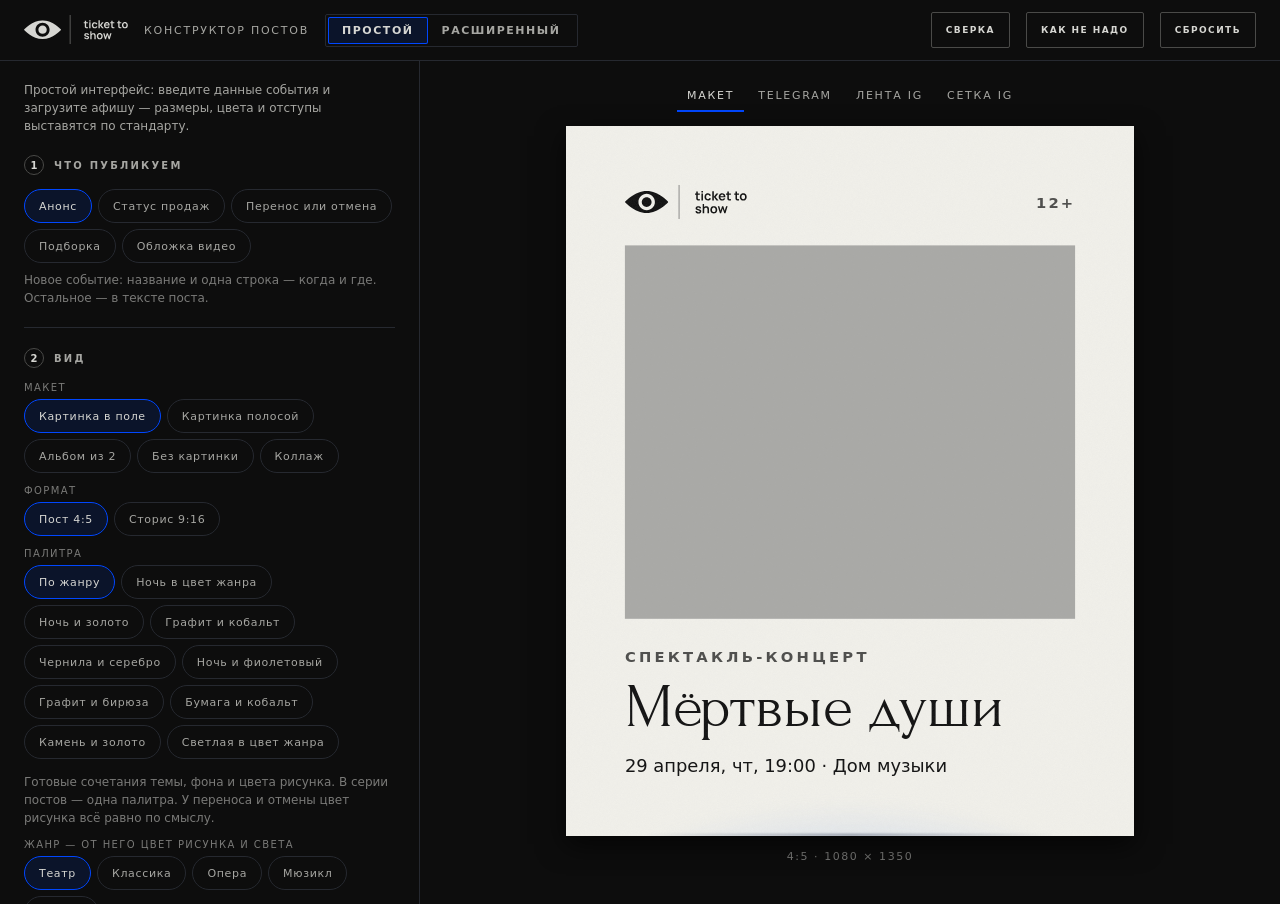
<file: index.html>
<!doctype html>
<html lang="ru">
<head>
<meta charset="utf-8">
<meta name="viewport" content="width=device-width, initial-scale=1">
<meta name="robots" content="noindex, nofollow">
<title>Конструктор постов TTS</title>
<link rel="icon" href="data:image/svg+xml,%3Csvg xmlns=%27http://www.w3.org/2000/svg%27 viewBox=%270 0 32 32%27%3E%3Crect width=%2732%27 height=%2732%27 rx=%272%27 fill=%27%230D0D0D%27/%3E%3Cpath d=%27M16 10c6 0 11 6 11 6s-5 6-11 6S5 16 5 16s5-6 11-6Z%27 fill=%27%23D6D6D2%27/%3E%3Ccircle cx=%2716%27 cy=%2716%27 r=%273%27 fill=%27%230D0D0D%27/%3E%3C/svg%3E">
<link rel="stylesheet" href="fonts.css">
<link rel="stylesheet" href="ds/ds-smm.css">
<link rel="stylesheet" href="canvas-plus.css">
<link rel="stylesheet" href="styles.css">
</head>
<body>
<header class="app-head">
  <span class="logo" id="appLogo"></span>
  <h1>Конструктор постов</h1>
  <div class="seg" role="group" aria-label="Интерфейс">
    <button class="seg-btn" type="button" data-set-mode="simple">Простой</button>
    <button class="seg-btn" type="button" data-set-mode="advanced">Расширенный</button>
  </div>
  <span class="spacer"></span>
  <a class="btn btn-ghost btn-sm" href="review.html">Сверка</a>
  <a class="btn btn-ghost btn-sm" href="guide.html">Как не надо</a>
  <button class="btn btn-ghost btn-sm" type="button" id="resetBtn">Сбросить</button>
</header>

<main class="app">
  <aside class="panel" aria-label="Настройки поста">
    <p class="mode-note" data-when="mode:simple">Простой интерфейс: введите данные события и загрузите афишу — размеры, цвета и отступы выставятся по стандарту.</p>
    <p class="mode-note" data-when="mode:advanced">Расширенный интерфейс: ручные настройки внизу, в разделе «Дизайн». В простом интерфейсе они не действуют.</p>

    <section class="sec">
      <h2 class="sec-title"><span class="step">1</span>Что публикуем</h2>
      <div class="chips" data-chips="type">
        <button class="chip" type="button" data-value="announce">Анонс</button>
        <button class="chip" type="button" data-value="status">Статус продаж</button>
        <button class="chip" type="button" data-value="change">Перенос или отмена</button>
        <button class="chip" type="button" data-value="digest">Подборка</button>
        <button class="chip" type="button" data-value="video">Обложка видео</button>
      </div>
      <div class="field sub" data-when="type:status"><span class="label">Статус</span>
        <div class="chips" data-chips="status">
          <button class="chip" type="button" data-value="start">Старт продаж</button>
          <button class="chip" type="button" data-value="few">Мало мест</button>
          <button class="chip" type="button" data-value="last">Последние билеты</button>
        </div>
      </div>
      <div class="field sub" data-when="type:change"><span class="label">Что случилось</span>
        <div class="chips" data-chips="change.kind">
          <button class="chip" type="button" data-value="move">Перенос</button>
          <button class="chip" type="button" data-value="cancel">Отмена</button>
        </div>
      </div>
      <div class="field" data-when="type:status,change"><span class="label">Цвет метки</span>
        <div class="chips" data-chips="markColor">
          <button class="chip" type="button" data-value="invert">Инверсия</button>
          <button class="chip" type="button" data-value="art">Как рисунок</button>
          <button class="chip" type="button" data-value="accent">Кобальт</button>
          <button class="chip" type="button" data-value="green">Зелёный</button>
          <button class="chip" type="button" data-value="orange">Оранжевый</button>
          <button class="chip" type="button" data-value="red" data-when="type:change">Красный</button>
          <button class="chip" type="button" data-value="default">Нейтральный</button>
        </div>
        <p class="hint">Цвета — только теги ядра. Инверсия — светлая метка на тёмном, тёмная на светлом. «Как рисунок» — тег того же цвета: у переноса оранжевый, у отмены красный. Красный — только у переноса и отмены.</p>
      </div>
      <p class="hint" id="typeHint"></p>
    </section>

    <section class="sec">
      <h2 class="sec-title"><span class="step">2</span>Вид</h2>
      <div class="field" data-when="type:announce,status"><span class="label">Макет</span>
        <div class="chips" data-chips="layout">
          <button class="chip" type="button" data-value="frame">Картинка в поле</button>
          <button class="chip" type="button" data-value="band">Картинка полосой</button>
          <button class="chip" type="button" data-value="album">Альбом из 2</button>
          <button class="chip" type="button" data-value="type">Без картинки</button>
          <button class="chip" type="button" data-value="collage">Коллаж</button>
        </div>
      </div>
      <div class="field"><span class="label">Формат</span>
        <div class="chips" data-chips="format">
          <button class="chip" type="button" data-value="post">Пост 4:5</button>
          <button class="chip" type="button" data-value="story">Сторис 9:16</button>
          <button class="chip" type="button" data-value="square" data-when="mode:advanced">1:1</button>
        </div>
      </div>
      <div class="field"><span class="label">Палитра</span>
        <div class="chips" data-chips="palette" id="paletteChips"></div>
        <p class="hint">Готовые сочетания темы, фона и цвета рисунка. В серии постов — одна палитра. У переноса и отмены цвет рисунка всё равно по смыслу.</p>
      </div>
      <div class="field" data-when="mode:advanced"><span class="label">Тонкая настройка</span>
        <p class="hint">Тема, фон и цвет рисунка по отдельности. Сочетания, отмеченные «Нет» на сверке, конструктор подсветит предупреждением.</p>
        <div class="btns"><button class="btn btn-ghost btn-sm" type="button" id="palSave">Сохранить как палитру</button>
          <button class="btn btn-ghost btn-sm" type="button" id="palDel" data-when="pal:user">Удалить эту палитру</button></div>
      </div>
      <div class="field" data-when="mode:advanced"><span class="label">Тема</span>
        <div class="chips" data-chips="theme">
          <button class="chip" type="button" data-value="light">Светлая</button>
          <button class="chip" type="button" data-value="dark">Тёмная</button>
        </div>
      </div>
      <div class="field" data-when="mode:advanced"><span class="label">Фон</span>
        <div class="chips" data-chips="field">
          <button class="chip" type="button" data-value="auto">По теме</button>
          <button class="chip" type="button" data-value="paper">Бумага</button>
          <button class="chip" type="button" data-value="stone">Камень</button>
          <button class="chip" type="button" data-value="graphite">Графит</button>
          <button class="chip" type="button" data-value="night">Ночь</button>
          <button class="chip" type="button" data-value="cobalt" data-when="mode:advanced">Кобальт</button>
        </div>
        <p class="hint">Ровная плоскость цвета, текст подбирается сам. «Ночь» тонирована цветом жанра.</p>
      </div>
      <div class="field" data-when="type:announce,status,digest,video"><span class="label">Жанр — от него цвет рисунка и света</span>
        <div class="chips" data-chips="genre">
          <button class="chip" type="button" data-value="theatre">Театр</button>
          <button class="chip" type="button" data-value="classic">Классика</button>
          <button class="chip" type="button" data-value="opera">Опера</button>
          <button class="chip" type="button" data-value="musical">Мюзикл</button>
          <button class="chip" type="button" data-value="other">Другое</button>
        </div>
      </div>
      <div class="field" data-when="layout:type,vtype,change,digest,collage"><span class="label">Рисунок фона</span>
        <div class="chips" data-chips="art">
          <button class="chip" type="button" data-value="glass">Рифлёное стекло</button>
          <button class="chip" type="button" data-value="silk">Шёлк</button>
          <button class="chip" type="button" data-value="rays">Лучи</button>
          <button class="chip" type="button" data-value="chrome">Хром</button>
          <button class="chip" type="button" data-value="moon">Луна</button>
          <button class="chip" type="button" data-value="smoke">Дым</button>
          <button class="chip" type="button" data-value="steps">Ступени</button>
          <button class="chip" type="button" data-value="contour">Изолинии</button>
          <button class="chip" type="button" data-value="grain">Зерно</button>
          <button class="chip" type="button" data-value="halftone">Полутон</button>
          <button class="chip" type="button" data-value="none">Без рисунка</button>
        </div>
        <div data-when="art:glass,silk,rays,chrome,moon,smoke,steps,contour,grain,halftone"><button class="btn btn-ghost btn-sm" type="button" id="artNew">Другой рисунок</button>
        <p class="hint">Тот же вид, новый узор. Низ под текстом приглушён, у подборки — весь холст под списком.</p></div>
        <p class="hint" data-when="type:change">Цвет — по событию: перенос оранжевый, отмена красная.</p>
        <p class="hint" data-when="type:announce,status,digest,video mode:simple">Цвет — от палитры. Свой цвет — в расширенном интерфейсе.</p>
      </div>
      <div class="field" data-when="mode:advanced bg:art"><span class="label">Цвет рисунка</span>
        <div class="chips" data-chips="artHue">
          <button class="chip" type="button" data-value="auto">Авто</button>
          <button class="chip" type="button" data-value="cobalt">Кобальт</button>
          <button class="chip" type="button" data-value="cool">Синий</button>
          <button class="chip" type="button" data-value="violet">Фиолетовый</button>
          <button class="chip" type="button" data-value="teal">Бирюза</button>
          <button class="chip" type="button" data-value="green">Зелёный</button>
          <button class="chip" type="button" data-value="gold">Золото</button>
          <button class="chip" type="button" data-value="warm">Оранжевый</button>
          <button class="chip" type="button" data-value="red" data-when="type:change">Красный</button>
          <button class="chip" type="button" data-value="silver">Серебро</button>
        </div>
        <p class="hint">Авто — по смыслу: жанр, у переноса оранжевый, у отмены красный. Красный — только у переноса и отмены. В серии постов держите один цвет.</p>
      </div>
      <div class="field" data-when="layout:type,vtype art:none"><span class="label">Свет — когда без рисунка</span>
        <div class="chips" data-chips="glow">
          <button class="chip" type="button" data-value="studio">Студия</button>
          <button class="chip" type="button" data-value="spot">Прожектор</button>
          <button class="chip" type="button" data-value="window">Окно</button>
          <button class="chip" type="button" data-value="edge">Кромка</button>
          <button class="chip" type="button" data-value="fog">Туман</button>
          <button class="chip" type="button" data-value="vignette">Виньетка</button>
          <button class="chip" type="button" data-value="beam">Луч</button>
          <button class="chip" type="button" data-value="depth">Глубина</button>
          <button class="chip" type="button" data-value="halo">Ореол</button>
        </div>
        <p class="hint">Свет того же цвета, что фон, только светлее — как в фотостудии. Жанр слегка тонирует свет.</p>
      </div>
    </section>

    <section class="sec" data-when="type:announce,status,change">
      <h2 class="sec-title"><span class="step">3</span>Событие</h2>
      <div class="field"><label class="label" for="eKind">Надзаголовок — вид события</label>
        <input class="input" id="eKind" data-bind="event.kind" maxlength="32" placeholder="Спектакль-концерт"></div>
      <div class="field"><label class="label" for="eTitle">Название</label>
        <input class="input" id="eTitle" data-bind="event.title" maxlength="48" placeholder="Мёртвые души">
        <span class="count" data-count="event.title" data-max="48"></span></div>
      <div class="field" data-when="layout:album"><label class="label" for="eLead">Фраза о событии — для слайда деталей</label>
        <textarea class="textarea" id="eLead" data-bind="event.lead" maxlength="90" rows="2" placeholder="Чем вечер особенный — одним предложением"></textarea>
        <span class="count" data-count="event.lead" data-max="90"></span></div>
      <div class="row">
        <div class="field"><label class="label" for="eDate">Дата</label><input class="input" type="date" id="eDate" data-bind="event.date"></div>
        <div class="field"><label class="label" for="eTime">Начало</label><input class="input" type="time" id="eTime" data-bind="event.time"></div>
      </div>
      <div class="field"><label class="label" for="eVenue">Площадка</label><input class="input" id="eVenue" data-bind="event.venue" maxlength="32"></div>
      <div class="row">
        <div class="field"><label class="label" for="ePrice">Цена от, ₽</label><input class="input" id="ePrice" data-bind="event.price" inputmode="numeric" maxlength="9" placeholder="3000"></div>
        <div class="field"><label class="label" for="eAge">Возраст</label>
          <select class="select" id="eAge" data-bind="event.age">
            <option value="">Без отметки</option><option>0+</option><option>6+</option><option>12+</option><option>16+</option><option>18+</option>
          </select></div>
      </div>
      <div class="field"><label class="label" for="eLink">Ссылка на билеты</label>
        <input class="input" type="url" id="eLink" data-bind="event.link" placeholder="https://"></div>
    </section>

    <section class="sec" data-when="type:change">
      <h2 class="sec-title"><span class="step">4</span>Что изменилось</h2>
      <div class="row" data-when="kind:move">
        <div class="field"><label class="label" for="cDate">Новая дата</label><input class="input" type="date" id="cDate" data-bind="change.date"></div>
        <div class="field"><label class="label" for="cTime">Начало</label><input class="input" type="time" id="cTime" data-bind="change.time"></div>
      </div>
      <div class="field" data-when="kind:move"><label class="label" for="cVenue">Новая площадка — если меняется</label>
        <input class="input" id="cVenue" data-bind="change.venue" maxlength="32"></div>
      <div class="field"><label class="label" for="cNote">Что с билетами</label>
        <textarea class="textarea" id="cNote" data-bind="change.note" maxlength="120" rows="3"></textarea>
        <p class="hint">Пусто — подставится типовой текст. Сверьте его с правилами возврата.</p></div>
    </section>

    <section class="sec" data-when="type:digest">
      <h2 class="sec-title"><span class="step">3</span>Подборка</h2>
      <div class="field"><label class="label" for="dTitle">Заголовок подборки</label>
        <input class="input" id="dTitle" data-bind="digest.title" maxlength="40"></div>
      <p class="hint">Превью слева — когда картинка есть у каждого события и событий не больше четырёх. Иначе подборка идёт списком.</p>
      <div id="digestList"></div>
      <button class="btn btn-ghost btn-full" type="button" id="addItem">Добавить событие</button>
      <div class="field" style="margin-top:12px"><label class="label" for="dLink">Общая ссылка на билеты</label>
        <input class="input" type="url" id="dLink" data-bind="event.link" placeholder="https://"></div>
    </section>

    <section class="sec" data-when="type:video">
      <h2 class="sec-title"><span class="step">3</span>Видео</h2>
      <div class="field"><span class="label">Макет обложки</span>
        <div class="chips" data-chips="video.layout">
          <button class="chip" type="button" data-value="type">Только заголовок</button>
          <button class="chip" type="button" data-value="band">Кадр сверху</button>
        </div>
      </div>
      <div class="field" data-when="layout:vtype"><span class="label">Типографика</span>
        <div class="chips" data-chips="video.style">
          <button class="chip" type="button" data-value="poster">Плакат</button>
          <button class="chip" type="button" data-value="stack">Колонка</button>
          <button class="chip" type="button" data-value="contrast">Контраст</button>
          <button class="chip" type="button" data-value="center">Центр</button>
          <button class="chip" type="button" data-value="numeral">Номер</button>
        </div>
        <p class="hint" id="styleHint"></p>
      </div>
      <div class="field"><label class="label" for="vKind">Надзаголовок — рубрика</label>
        <input class="input" id="vKind" data-bind="video.kicker" maxlength="32" placeholder="Закулисье"></div>
      <div class="field"><label class="label" for="vTitle">Название — о чём видео</label>
        <input class="input" id="vTitle" data-bind="video.title" maxlength="48" placeholder="Как собирают «Мёртвые души»">
        <span class="count" data-count="video.title" data-max="48"></span>
        <p class="hint">Короче — крупнее: на сетке профиля обложка размером с ноготь. Лучше 2–4 слова.</p></div>
      <div class="field" data-when="style:numeral layout:vtype"><label class="label" for="vNum">Номер выпуска</label>
        <input class="input" id="vNum" data-bind="video.num" maxlength="3" placeholder="3"></div>
      <div class="field"><label class="label" for="vLine">Строка — одна, коротко</label>
        <input class="input" id="vLine" data-bind="video.line" maxlength="40" placeholder="Репетиция · 2 мин"></div>
      <div class="field"><label class="label" for="vLink">Ссылка на билеты</label>
        <input class="input" type="url" id="vLink" data-bind="event.link" placeholder="https://"></div>
    </section>

    <section class="sec" data-when="layout:collage">
      <h2 class="sec-title"><span class="step">4</span>Коллаж</h2>
      <div class="field"><span class="label">Фигура</span>
        <div class="chips" data-chips="collage.shape">
          <button class="chip" type="button" data-value="ticket">Разорванный билет</button>
          <button class="chip" type="button" data-value="stub">Корешок сбоку</button>
          <button class="chip" type="button" data-value="notch">Билет с вырезами</button>
          <button class="chip" type="button" data-value="strip">Корешок снизу</button>
          <button class="chip" type="button" data-value="diag">Наискосок</button>
          <button class="chip" type="button" data-value="wave">Волной</button>
          <button class="chip" type="button" data-value="tt">Т и перевёрнутая Т</button>
          <button class="chip" type="button" data-value="portal">Портал и сцена</button>
        </div>
        <div class="btns" data-when="shape:ticket,stub,notch,strip,diag,wave" style="margin-top:10px">
          <button class="btn btn-ghost btn-sm" type="button" id="clTear">Другой разрыв</button>
        </div>
      </div>
      <div class="field"><span class="label">Сетка</span>
        <div class="chips" data-chips="collage.grid">
          <button class="chip" type="button" data-value="stack">Столбик</button>
          <button class="chip" type="button" data-value="bottom">Фигура сверху</button>
          <button class="chip" type="button" data-value="side">Рядом</button>
        </div>
        <p class="hint" data-when="clgrid:stack">Название сверху, фигура посередине, строка «когда и где» внизу.</p>
        <p class="hint" data-when="clgrid:bottom">Фигура под логотипом, название и строка — внизу.</p>
        <p class="hint" data-when="clgrid:side">Фигура на трёх левых колонках, название и строка — справа внизу.</p>
      </div>
      <div class="field" data-when="clgrid:stack,bottom"><span class="label">Ширина фигуры — колонок из 6</span>
        <div class="chips" data-chips="collage.cols" data-num>
          <button class="chip" type="button" data-value="6">6</button>
          <button class="chip" type="button" data-value="5">5</button>
          <button class="chip" type="button" data-value="4">4</button>
        </div>
      </div>
      <div class="field" data-when="clgrid:stack,bottom"><span class="label">Фигура по сетке</span>
        <div class="chips" data-chips="collage.align">
          <button class="chip" type="button" data-value="start">Слева</button>
          <button class="chip" type="button" data-value="center">По центру</button>
          <button class="chip" type="button" data-value="end">Справа</button>
        </div>
      </div>
      <div class="field"><label class="label" for="clDepth">Объём</label>
        <div class="range"><input type="range" id="clDepth" min="0" max="48" step="1" data-bind="collage.depth" data-num><output data-out="collage.depth"></output></div></div>
      <div class="field"><label class="label" for="clSide">Строка сбоку, вертикально</label>
        <input class="input" id="clSide" data-bind="collage.side" maxlength="40" placeholder="Необязательно"></div>
      <input type="file" id="clFile" accept="image/*" hidden>
      <div class="list-item">
        <div class="list-item-head"><span class="label">Фото 1 — верхняя часть</span><button class="link-btn" type="button" data-cl-reset="p1">Пример</button></div>
        <div class="item-img"><img id="clP1Img" alt=""><button class="btn btn-ghost btn-sm" type="button" data-cl-img="p1">Загрузить фото</button></div>
        <div class="field"><label class="label" for="clP1Z">Масштаб</label>
          <div class="range"><input type="range" id="clP1Z" min="1" max="3" step="0.05" data-bind="collage.p1.zoom" data-num><output data-out="collage.p1.zoom"></output></div></div>
        <div class="field"><label class="label" for="clP1X">Влево — вправо</label>
          <div class="range"><input type="range" id="clP1X" min="0" max="100" step="1" data-bind="collage.p1.x" data-num><output data-out="collage.p1.x"></output></div></div>
        <div class="field"><label class="label" for="clP1Y">Вверх — вниз</label>
          <div class="range"><input type="range" id="clP1Y" min="0" max="100" step="1" data-bind="collage.p1.y" data-num><output data-out="collage.p1.y"></output></div></div>
      </div>
      <div class="list-item">
        <div class="list-item-head"><span class="label">Фото 2 — нижняя часть</span><button class="link-btn" type="button" data-cl-reset="p2">Пример</button></div>
        <div class="item-img"><img id="clP2Img" alt=""><button class="btn btn-ghost btn-sm" type="button" data-cl-img="p2">Загрузить фото</button></div>
        <div class="field"><label class="label" for="clP2Z">Масштаб</label>
          <div class="range"><input type="range" id="clP2Z" min="1" max="3" step="0.05" data-bind="collage.p2.zoom" data-num><output data-out="collage.p2.zoom"></output></div></div>
        <div class="field"><label class="label" for="clP2X">Влево — вправо</label>
          <div class="range"><input type="range" id="clP2X" min="0" max="100" step="1" data-bind="collage.p2.x" data-num><output data-out="collage.p2.x"></output></div></div>
        <div class="field"><label class="label" for="clP2Y">Вверх — вниз</label>
          <div class="range"><input type="range" id="clP2Y" min="0" max="100" step="1" data-bind="collage.p2.y" data-num><output data-out="collage.p2.y"></output></div></div>
      </div>
      <p class="hint">Фон коллажа — в разделе «Вид»: рисунок или ровное поле. Свечения у коллажа нет: объём фигуры и так держит пост.</p>
    </section>

    <section class="sec" data-when="layout:frame,band,album">
      <h2 class="sec-title"><span class="step">4</span>Картинка</h2>
      <input type="file" id="imageFile" accept="image/*" hidden>
      <div class="btns">
        <button class="btn btn-ghost" type="button" id="imageBtn">Загрузить афишу</button>
        <button class="btn btn-ghost" type="button" id="imageReset">Пример</button>
      </div>
      <p class="hint" id="imgInfo"></p>
      <p class="hint">Кадр двигается пальцем или мышью прямо на макете.</p>
      <div class="field"><label class="label" for="imgZoom">Масштаб</label>
        <div class="range"><input type="range" id="imgZoom" min="1" max="2.5" step="0.05" data-bind="event.image.zoom" data-num><output data-out="event.image.zoom"></output></div></div>
      <div class="field" data-when="mode:advanced"><label class="label" for="imgX">Фокус по горизонтали</label>
        <div class="range"><input type="range" id="imgX" min="0" max="100" step="1" data-bind="event.image.x" data-num><output data-out="event.image.x"></output></div></div>
      <div class="field" data-when="mode:advanced"><label class="label" for="imgY">Фокус по вертикали</label>
        <div class="range"><input type="range" id="imgY" min="0" max="100" step="1" data-bind="event.image.y" data-num><output data-out="event.image.y"></output></div></div>
      <div class="field" data-when="mode:advanced layout:band,album"><label class="label" for="imgSize">Высота картинки, % холста</label>
        <div class="range"><input type="range" id="imgSize" min="35" max="75" step="1" data-bind="adv.imageSize" data-num><output data-out="adv.imageSize"></output></div></div>
    </section>

    <section class="sec" data-when="mode:advanced">
      <h2 class="sec-title">Дизайн</h2>
      <div class="field"><span class="label">Размер названия</span>
        <div class="chips" data-chips="adv.titleSize" data-num>
          <button class="chip" type="button" data-value="0">Авто</button>
          <button class="chip" type="button" data-value="118" data-manual>Вручную</button>
        </div>
        <div class="range" data-when="titleSize:manual"><input type="range" id="titleSize" min="72" max="160" step="2" data-bind="adv.titleSize" data-num aria-label="Размер названия, px"><output data-out="adv.titleSize"></output></div>
        <p class="hint">Авто: 118 px по шкале SMM, название не больше двух строк.</p>
      </div>
      <div class="field"><span class="label">Шрифт названий и дат</span>
        <div class="chips" data-chips="adv.titleFont">
          <button class="chip" type="button" data-value="forum">Forum</button>
          <button class="chip" type="button" data-value="cormorant">Cormorant</button>
        </div>
        <p class="hint">Forum плотнее и читается с мелкой сетки. Cormorant тонкий: на ленте его засечки теряются. Цифры в любом случае прописные — старостильные («11» → «ıı») запрещены.</p>
      </div>
      <div class="field"><span class="label">Плотность начертания</span>
        <div class="chips" data-chips="adv.density" data-num>
          <button class="chip" type="button" data-value="-1">Авто</button>
          <button class="chip" type="button" data-value="0">Обычная</button>
          <button class="chip" type="button" data-value="1">Плотная</button>
          <button class="chip" type="button" data-value="2">Жирная</button>
        </div>
        <p class="hint">Авто: обложка видео и подборка — плотная, остальное — обычная.</p>
      </div>
      <div class="field"><label class="check"><input type="checkbox" data-bind="adv.titleCaps"> Название капсом</label>
        <p class="hint">По правилу 14.3 названия событий пишутся обычным регистром. Капс — только по решению владельца.</p></div>
      <div class="field" data-when="layout:frame,band,album"><span class="label">Свечение на постах с картинкой</span>
        <div class="chips" data-chips="adv.fx">
          <button class="chip" type="button" data-value="auto">Авто</button>
          <button class="chip" type="button" data-value="none">Нет</button>
          <button class="chip" type="button" data-value="footlight">Рампа</button>
          <button class="chip" type="button" data-value="beam">Луч</button>
          <button class="chip" type="button" data-value="depth">Глубина</button>
          <button class="chip" type="button" data-value="halo">Ореол</button>
          <button class="chip" type="button" data-value="studio">Студия</button>
          <button class="chip" type="button" data-value="spot">Прожектор</button>
          <button class="chip" type="button" data-value="window">Окно</button>
          <button class="chip" type="button" data-value="edge">Кромка</button>
          <button class="chip" type="button" data-value="fog">Туман</button>
          <button class="chip" type="button" data-value="vignette">Виньетка</button>
        </div>
        <p class="hint">Авто: «Рампа» на картинке, «Глубина» на слайде деталей. Без картинки фон задаёт раздел «Вид»: рисунок или свет.</p>
      </div>
      <div class="field" data-when="bg:flat"><label class="check"><input type="checkbox" data-bind="adv.grain"> Зерно поверх фона</label>
        <p class="hint">Включено по умолчанию: тонкая плёнка убирает ступеньки градиента. Выключать — для плоских графических постов.</p></div>
      <div class="field"><span class="label">Поля</span>
        <div class="chips" data-chips="adv.margins">
          <button class="chip" type="button" data-value="wide">112 px</button>
          <button class="chip" type="button" data-value="tight">72 px</button>
        </div>
        <p class="hint">Стандарт — 112 px. Узкие поля — когда тексту не хватает места.</p>
      </div>
      <div class="field" data-when="layout:band"><span class="label">Логотип на картинке</span>
        <div class="chips" data-chips="adv.logoTone">
          <button class="chip" type="button" data-value="auto">Авто</button>
          <button class="chip" type="button" data-value="dark">Тёмный</button>
          <button class="chip" type="button" data-value="light">Светлый</button>
        </div>
      </div>
      <div class="field" data-when="type:announce,status"><label class="label" for="aSub">Строка под названием</label>
        <input class="input" id="aSub" data-bind="adv.subline" maxlength="60" data-auto-placeholder="subline">
        <p class="hint">Пусто — дата, время и площадка. Одна строка, без города и цены.</p></div>
      <div class="field" data-when="layout:album"><label class="label" for="aLead">Фраза на слайде деталей</label>
        <textarea class="textarea" id="aLead" data-bind="adv.detailsLead" maxlength="120" rows="3" data-auto-placeholder="detailsLead"></textarea>
        <p class="hint">Пусто — берётся фраза о событии.</p></div>
      <div class="field" data-when="layout:album"><label class="check"><input type="checkbox" id="customRows"> Своя таблица на слайде деталей</label>
        <div id="rowsList"></div>
        <button class="btn btn-ghost btn-full" type="button" id="addRow" data-when="customRows:yes">Добавить строку</button></div>
      <div class="field" data-when="layout:frame,band,type,change,digest,vtype,collage"><label class="label" for="aBars">Палочки слайдов</label>
        <select class="select" id="aBars" data-bind="adv.slides">
          <option value="auto">Нет</option><option value="1/2">1 из 2</option><option value="2/2">2 из 2</option>
          <option value="1/3">1 из 3</option><option value="2/3">2 из 3</option><option value="3/3">3 из 3</option>
        </select>
        <p class="hint">Для своих каруселей. Альбом из 2 ставит палочки сам.</p></div>
      <div class="field"><label class="check"><input type="checkbox" data-bind="adv.typograph"> Типограф: тире, кавычки «ёлочки», неразрывные пробелы</label></div>
      <div class="field"><label class="check"><input type="checkbox" data-bind="adv.guides"> Показать на макете зоны обрезки</label></div>
      <div class="field"><label class="label" for="igHandle">Ник в Instagram для превью</label>
        <input class="input" id="igHandle" data-bind="ig.handle" maxlength="30"></div>
    </section>

    <section class="sec">
      <h2 class="sec-title"><span class="step" data-step-caption>5</span>Текст поста</h2>
      <div data-when="type:announce,status,video">
        <div class="field"><label class="label" for="cHook">Крючок — первая строка</label>
          <input class="input" id="cHook" data-bind="caption.hook" maxlength="90"></div>
        <div class="field"><label class="label" for="cBody">О чём</label>
          <textarea class="textarea" id="cBody" data-bind="caption.body" rows="5"></textarea></div>
        <div class="field"><label class="label" for="cWhy">Почему сейчас</label>
          <textarea class="textarea" id="cWhy" data-bind="caption.why" rows="2" data-auto-placeholder="why"></textarea></div>
      </div>
      <div class="field" data-when="type:change"><label class="label" for="cChange">Пояснение</label>
        <textarea class="textarea" id="cChange" data-bind="caption.change" rows="3" data-auto-placeholder="change"></textarea>
        <p class="hint">Пусто — фраза соберётся из дат.</p></div>
      <div class="field" data-when="type:digest"><label class="label" for="cIntro">Вступление</label>
        <textarea class="textarea" id="cIntro" data-bind="caption.intro" rows="3" placeholder="Одна-две фразы о подборке — можно пропустить"></textarea></div>
      <p class="hint">Дата, место, цена и ссылка берутся из данных события. Готовый текст — во вкладке «Telegram».</p>
      <span class="count" id="captionCount"></span>
      <button class="btn btn-ghost btn-full" type="button" data-copy-caption>Скопировать текст поста</button>
    </section>

    <section class="sec">
      <h2 class="sec-title"><span class="step" data-step-export>6</span>Проверка и выгрузка</h2>
      <ul class="checks" id="checks" aria-live="polite"></ul>
      <div data-when="mode:advanced">
        <div class="field"><span class="label">Файл</span>
          <div class="chips" data-chips="adv.exportType">
            <button class="chip" type="button" data-value="jpeg">JPEG</button>
            <button class="chip" type="button" data-value="png">PNG</button>
          </div></div>
        <div class="field"><span class="label">Размер</span>
          <div class="chips" data-chips="adv.exportScale" data-num>
            <button class="chip" type="button" data-value="1">1× · 1080 px</button>
            <button class="chip" type="button" data-value="2">2× · 2160 px</button>
          </div></div>
        <div class="field" data-when="exportType:jpeg"><label class="label" for="jpegQ">Качество JPEG</label>
          <div class="range"><input type="range" id="jpegQ" min="0.6" max="1" step="0.02" data-bind="adv.jpegQuality" data-num><output data-out="adv.jpegQuality"></output></div></div>
      </div>
      <button class="btn btn-primary btn-full btn-lg" type="button" id="exportBtn">Скачать</button>
      <p class="hint" id="exportHint"></p>
    </section>
  </aside>

  <section class="preview" id="previewPane" aria-label="Предпросмотр">
    <div class="tabs" role="tablist" aria-label="Вид предпросмотра">
      <button class="tab" type="button" role="tab" data-tab="canvas">Макет</button>
      <button class="tab" type="button" role="tab" data-tab="tg">Telegram</button>
      <button class="tab" type="button" role="tab" data-tab="feed">Лента IG</button>
      <button class="tab" type="button" role="tab" data-tab="grid">Сетка IG</button>
    </div>
    <div class="slide-switch chips" id="slideSwitch" hidden>
      <button class="chip" type="button" data-slide="1">Слайд 1 · обложка</button>
      <button class="chip" type="button" data-slide="2">Слайд 2 · детали</button>
    </div>
    <p class="fit-note" id="fitNote" role="status" aria-live="polite"></p>
    <div class="stage" id="stage"><div class="stage-inner" id="stageInner"></div><div class="guides" id="guides" aria-hidden="true"></div></div>
    <div class="mock" id="mock" hidden></div>
    <div class="preview-meta" id="previewMeta"></div>
  </section>
</main>

<input type="file" id="histFile" accept="image/*" multiple hidden>
<input type="file" id="itemFile" accept="image/*" hidden>
<div class="measure" id="measure" aria-hidden="true"></div>
<div class="offscreen" id="offscreen" aria-hidden="true"></div>
<div class="toast" id="toast" role="status" aria-live="polite"></div>

<script src="vendor/html-to-image.js"></script>
<script src="js/logo.js"></script>
<script src="js/core.js"></script>
<script src="js/collage.js"></script>
<script src="js/bg.js"></script>
<script src="js/poster.js"></script>
<script src="js/content.js"></script>
<script src="js/store.js"></script>
<script src="js/previews.js"></script>
<script src="js/app.js"></script>
</body>
</html>
</file>
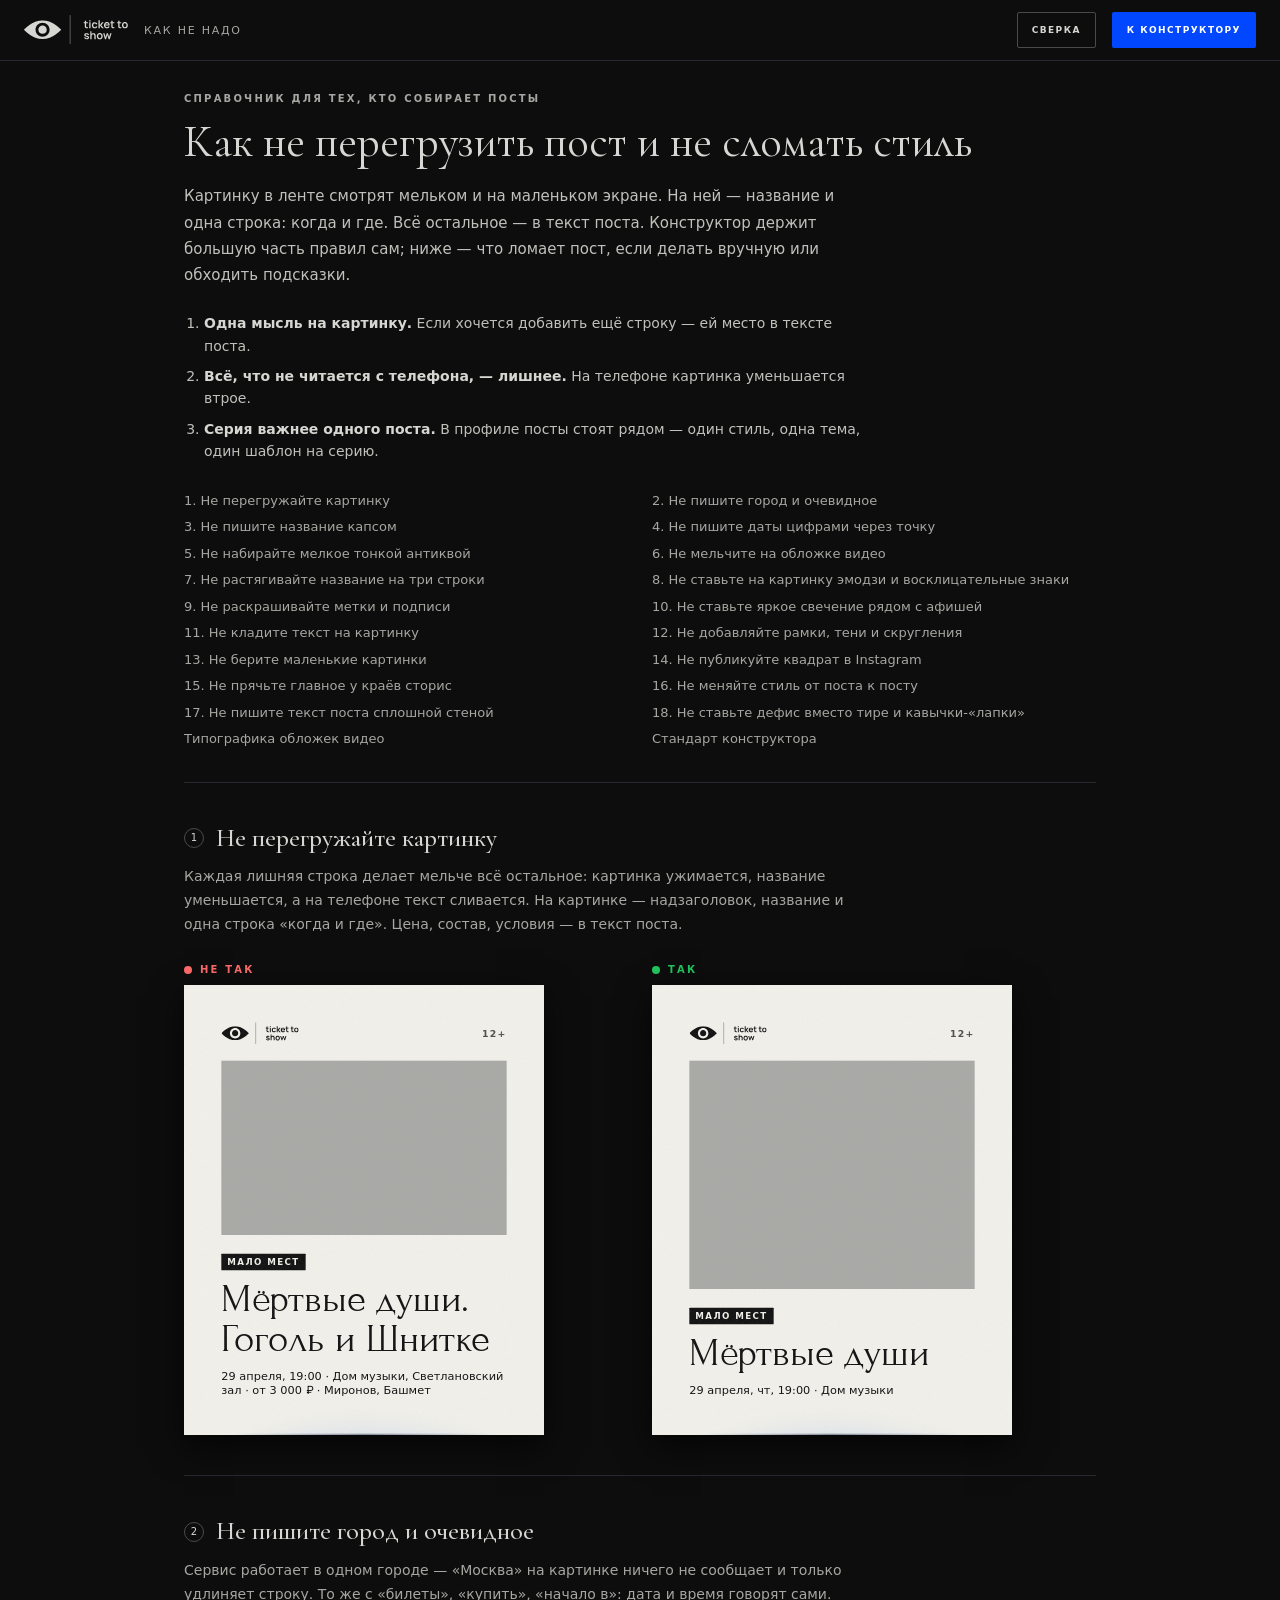
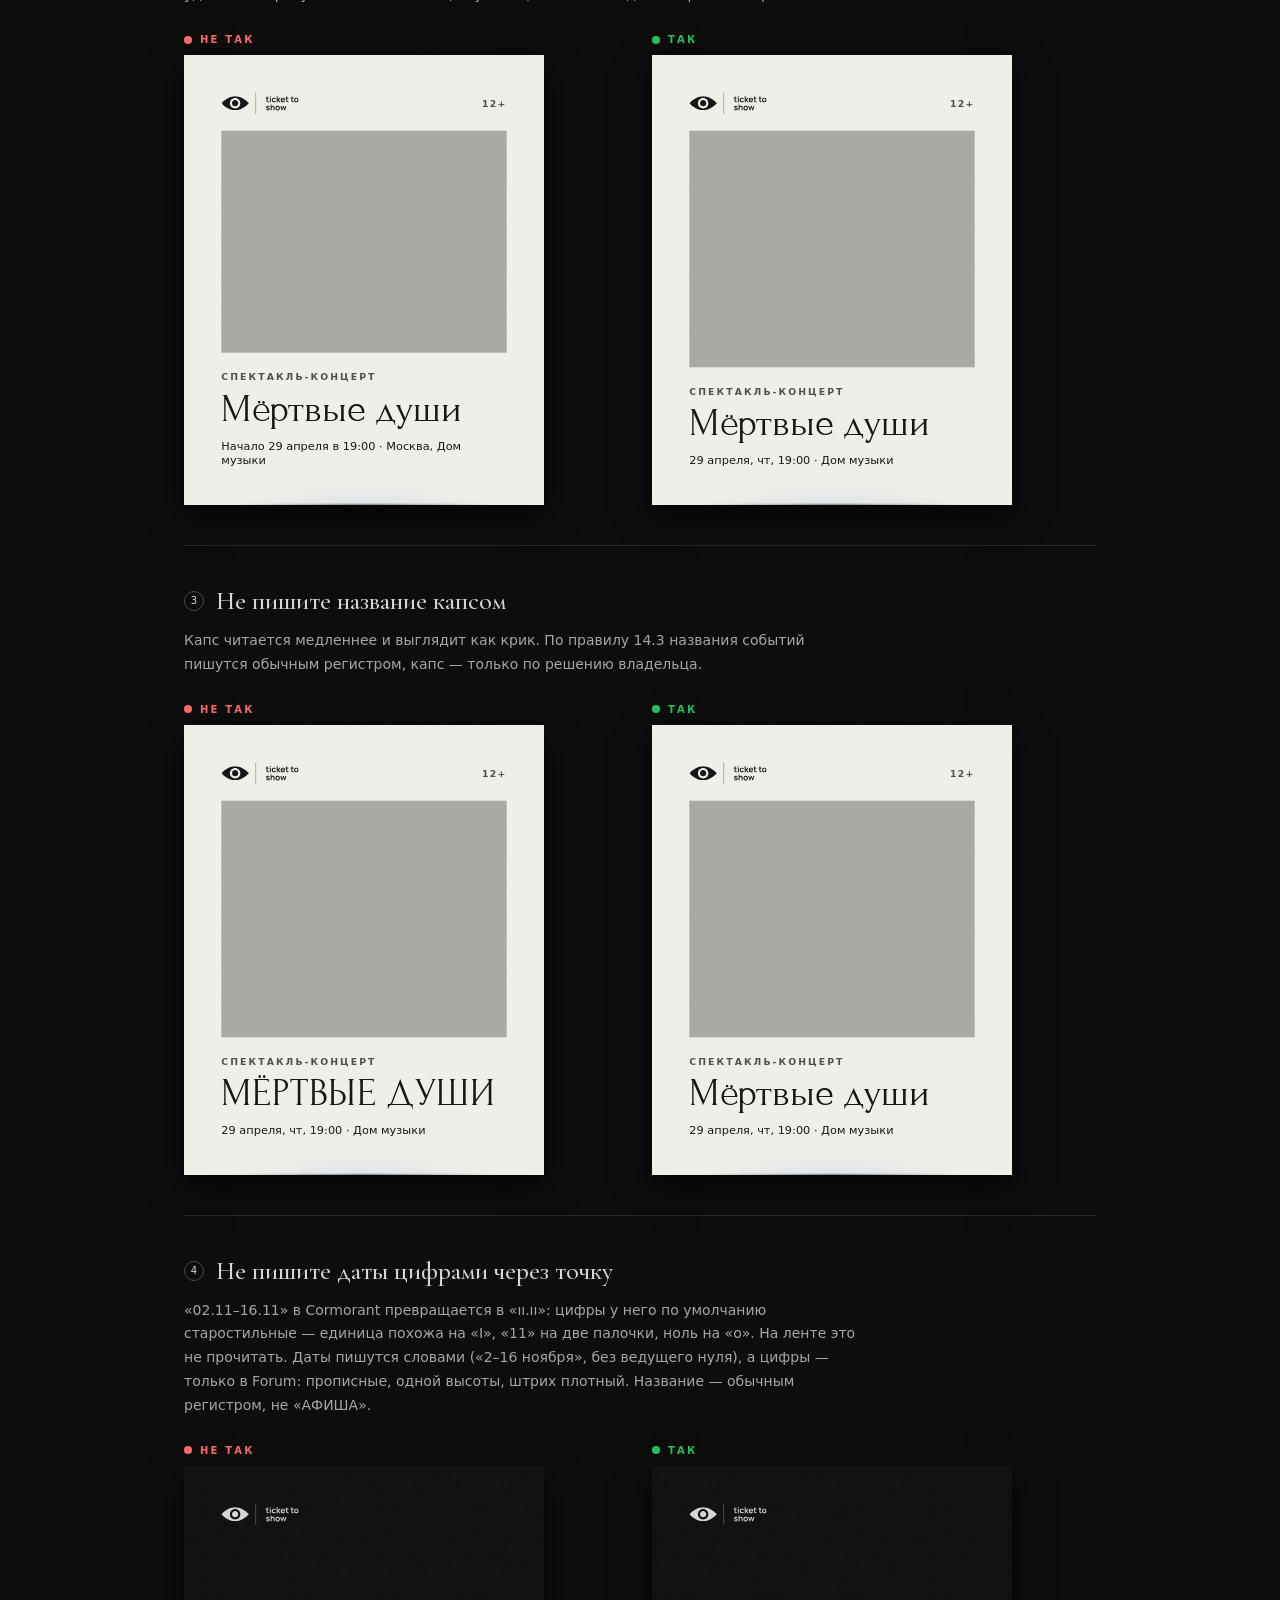
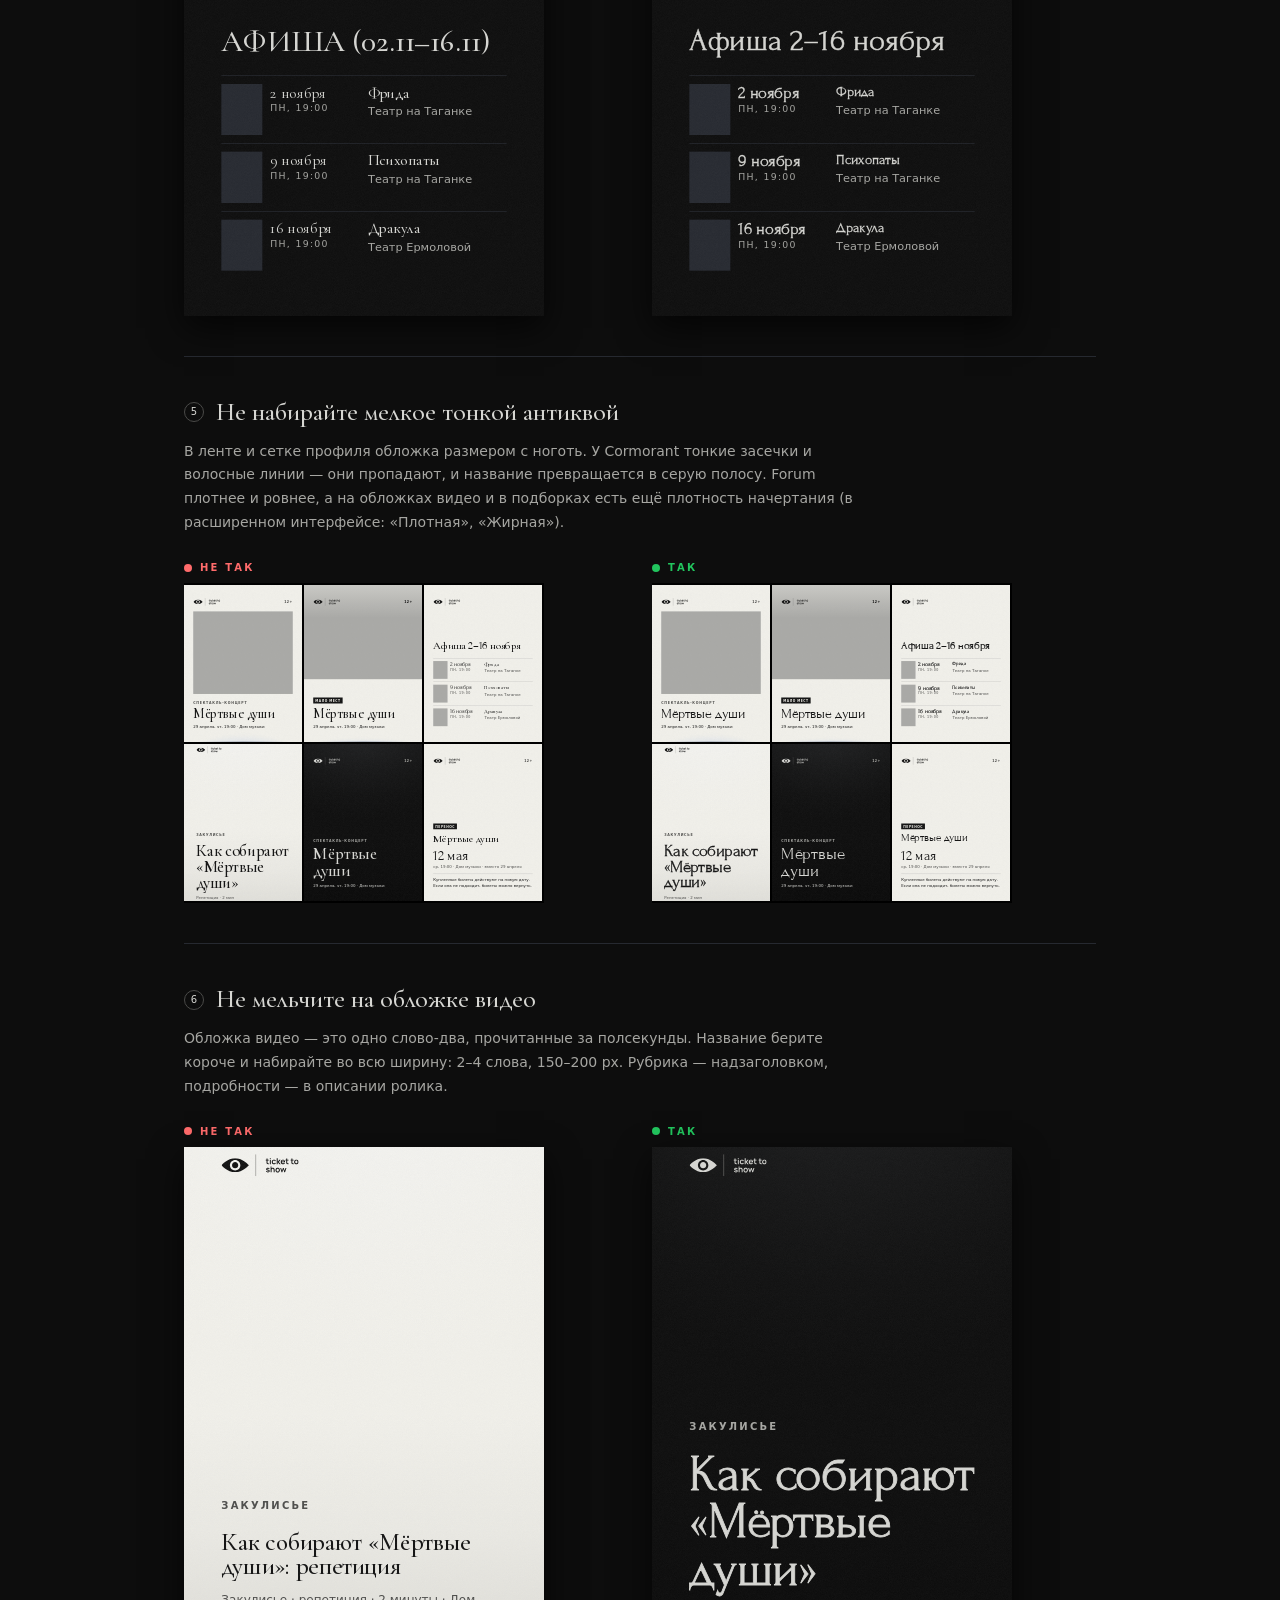
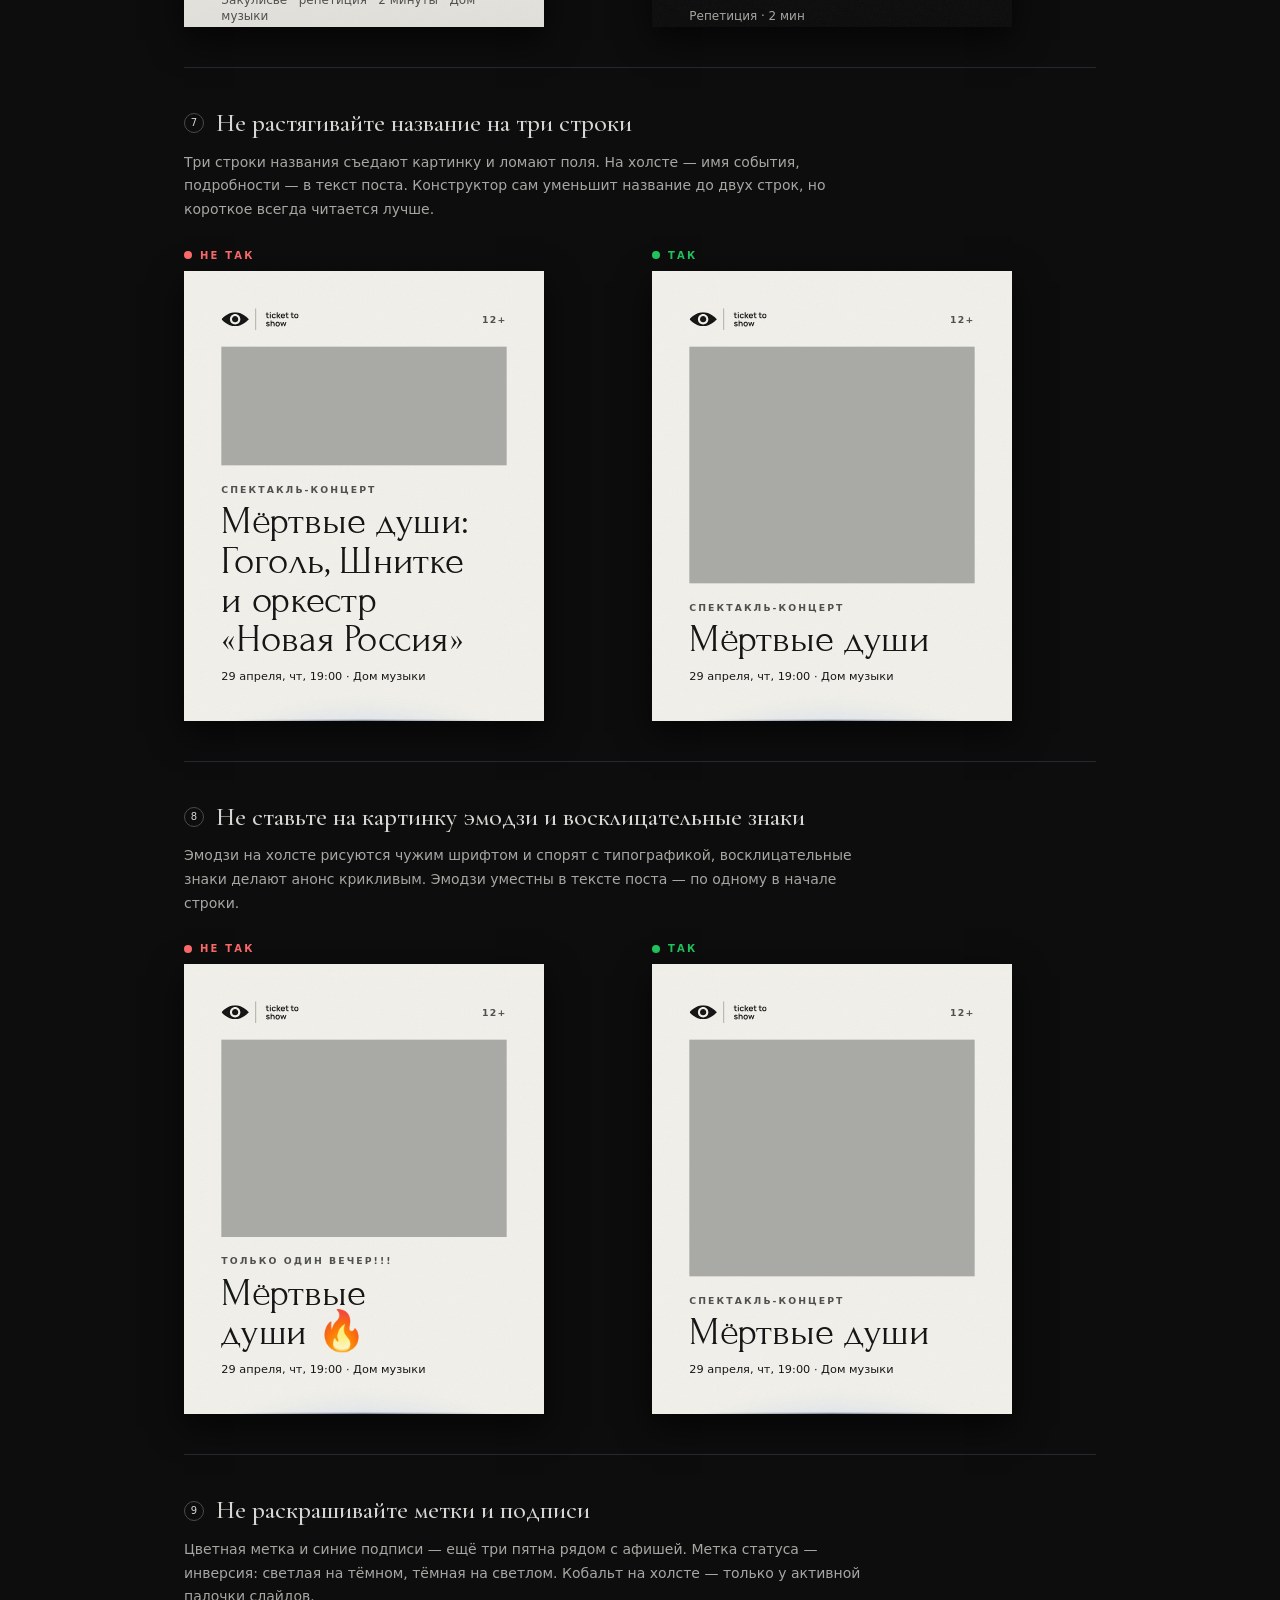
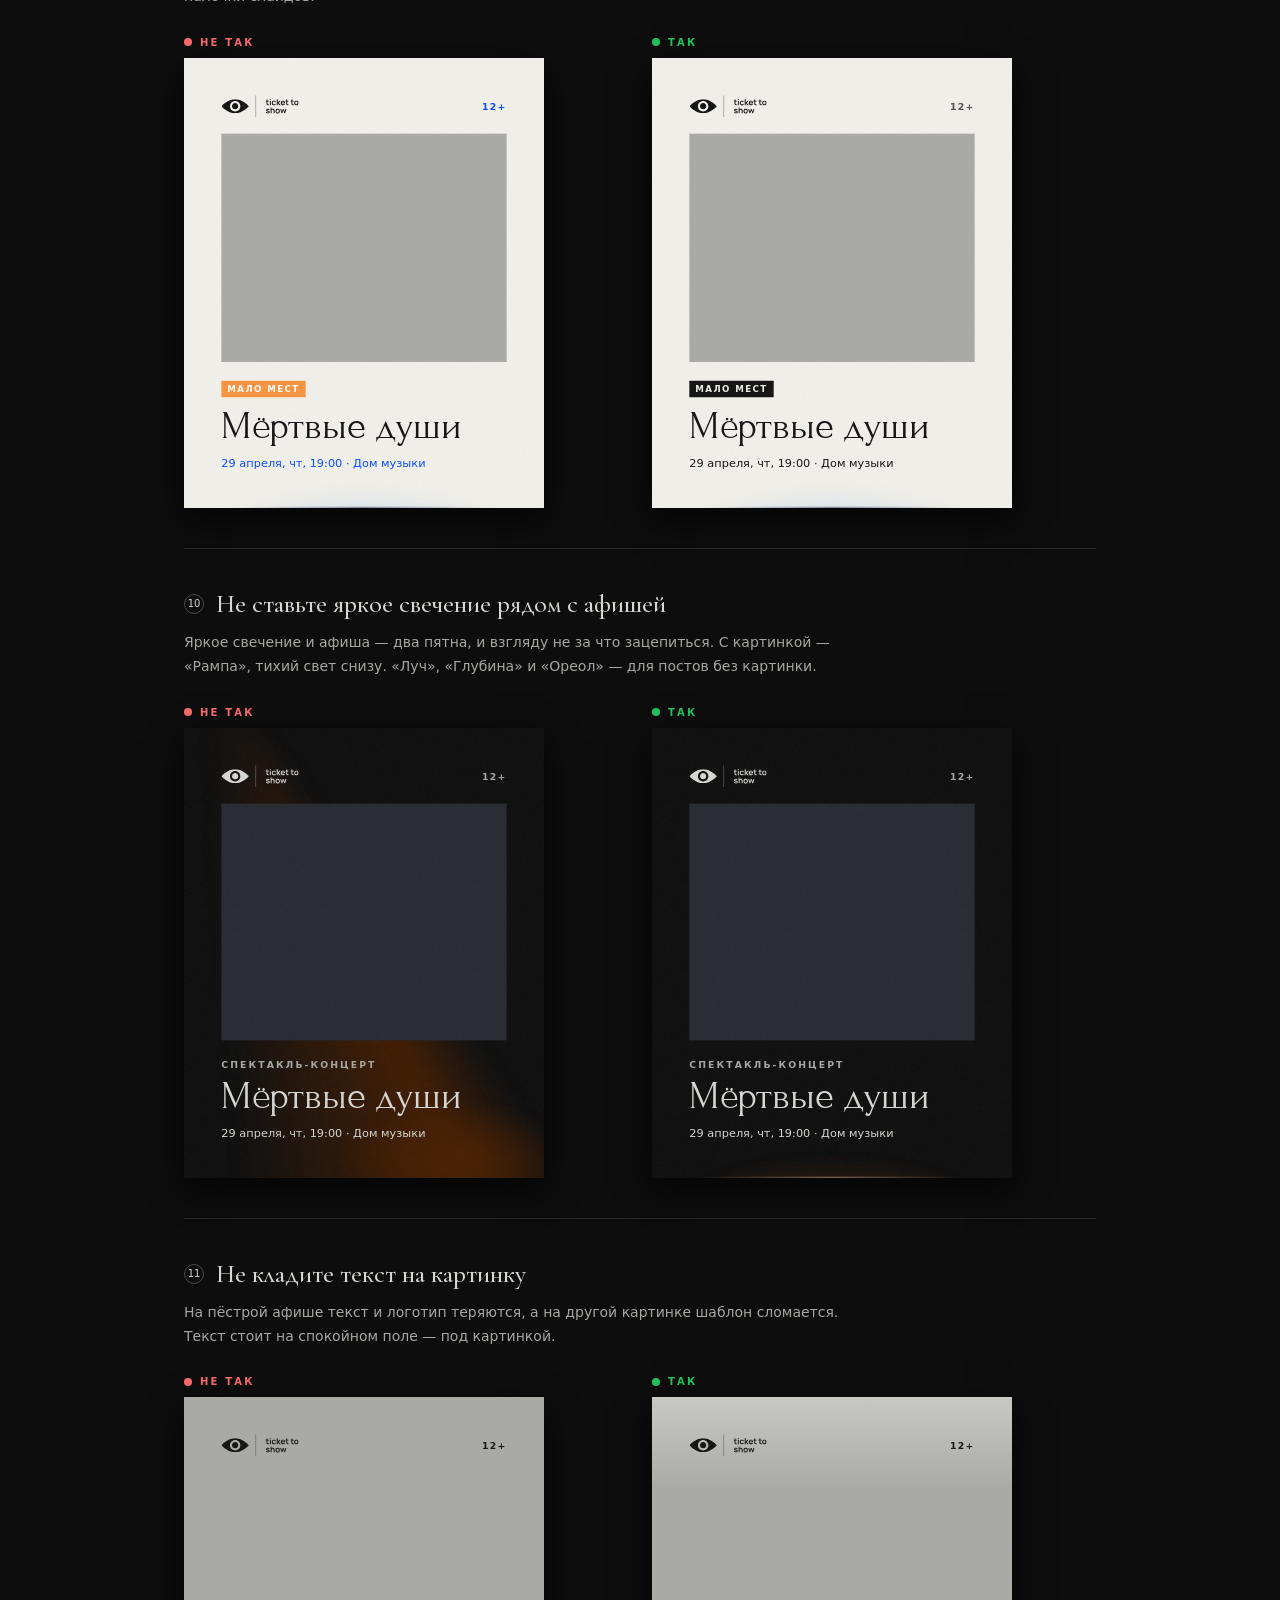
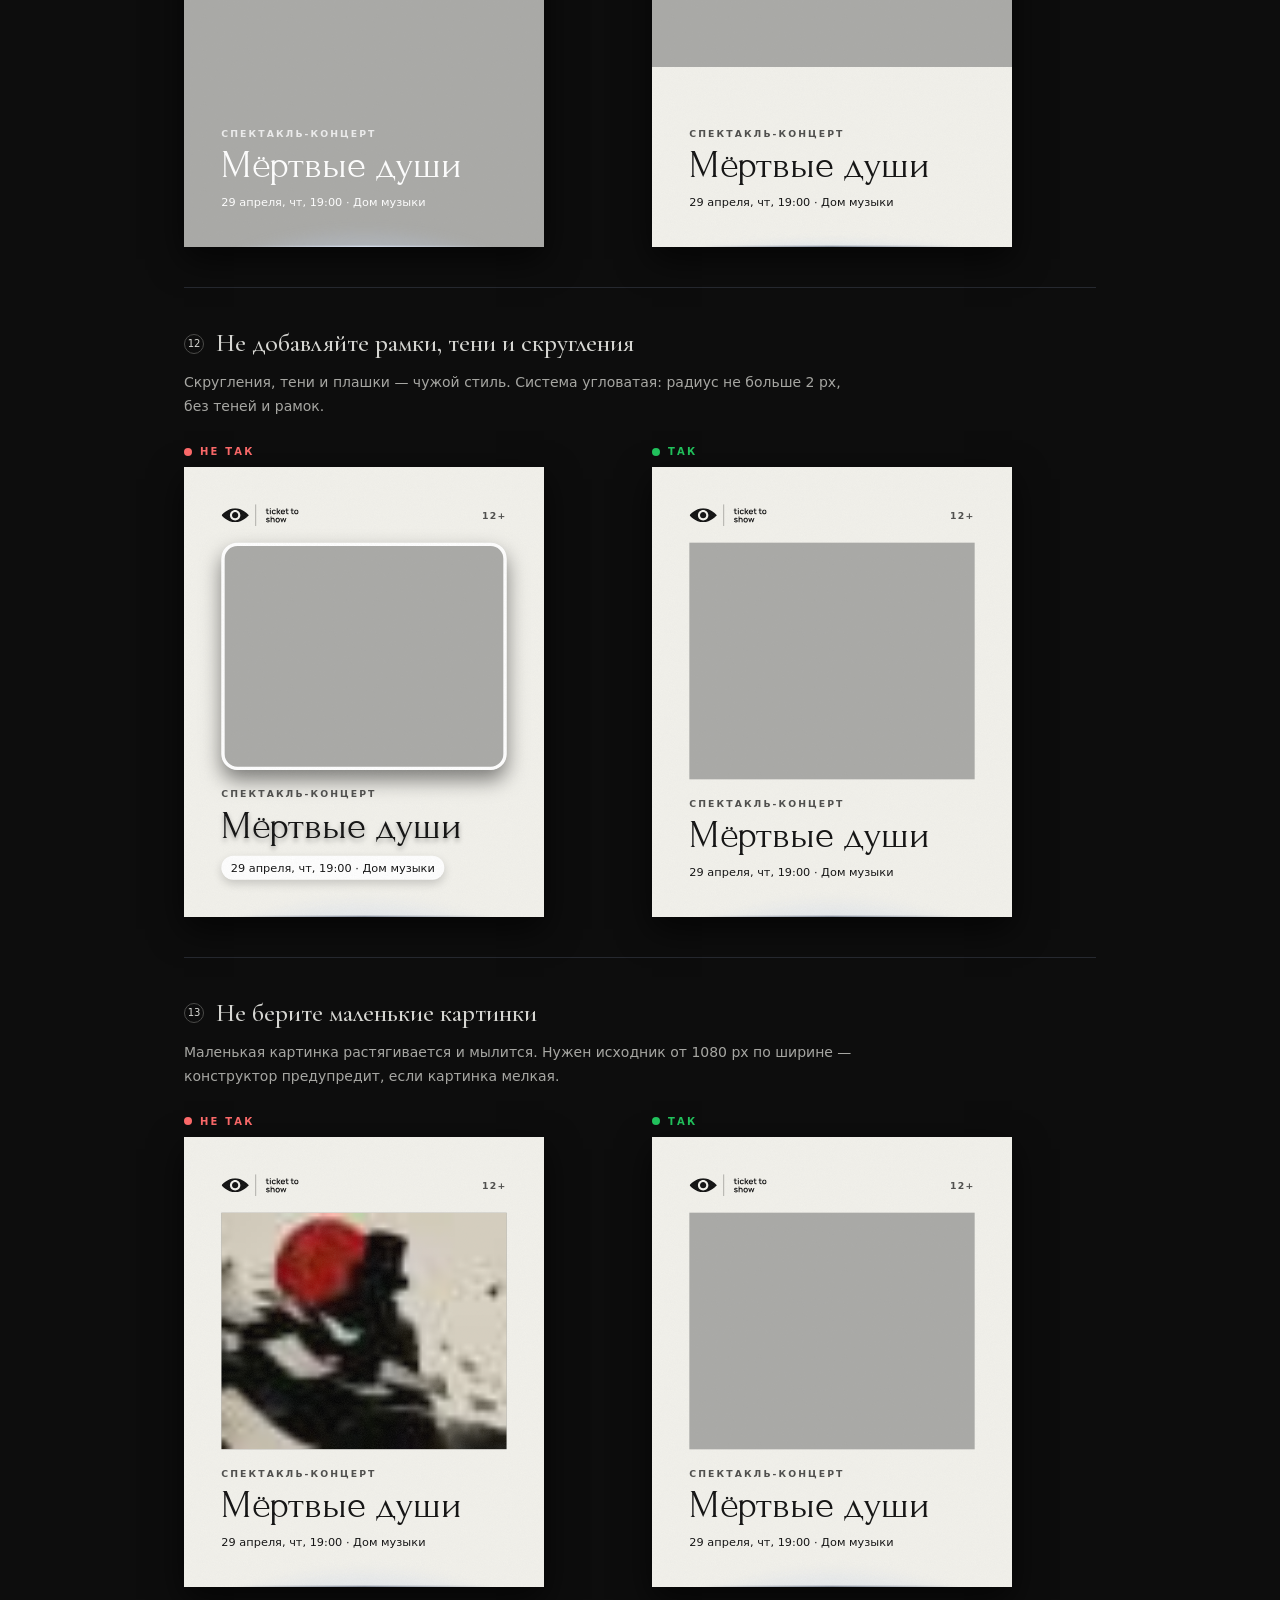
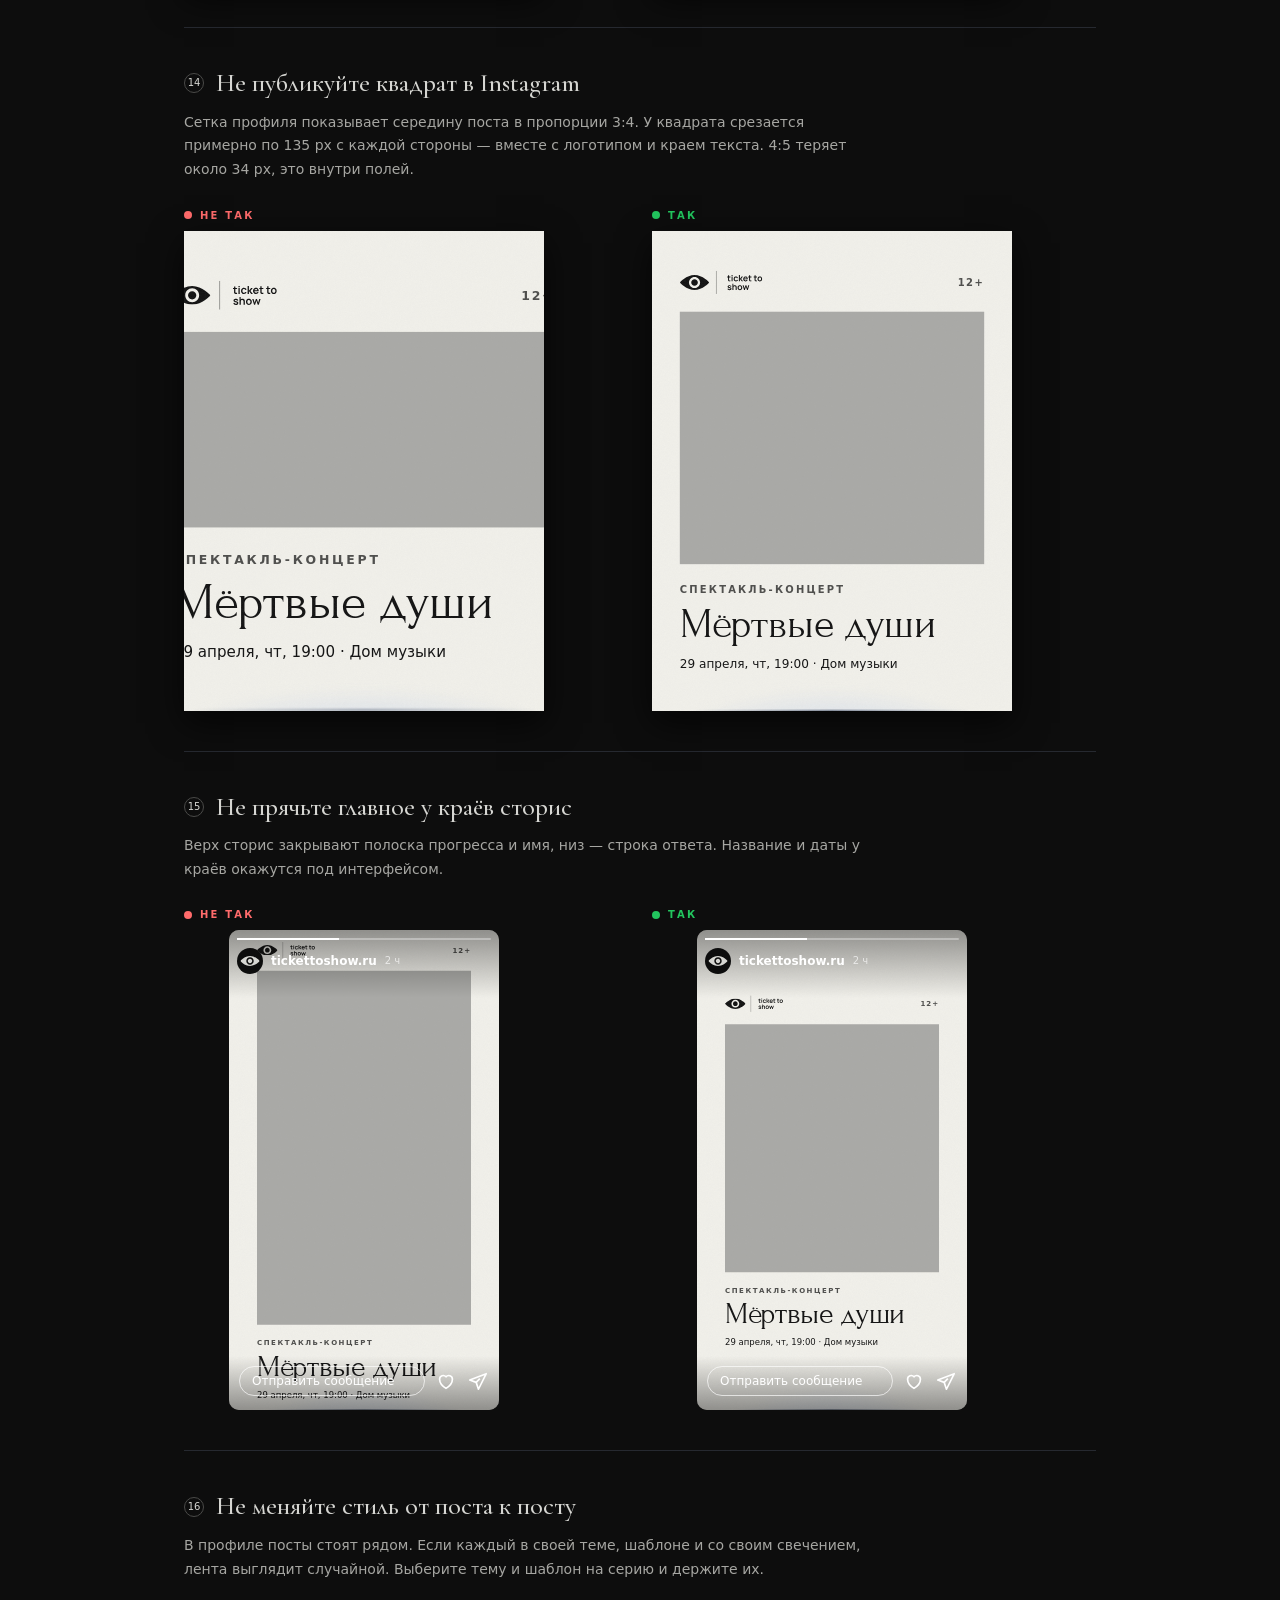
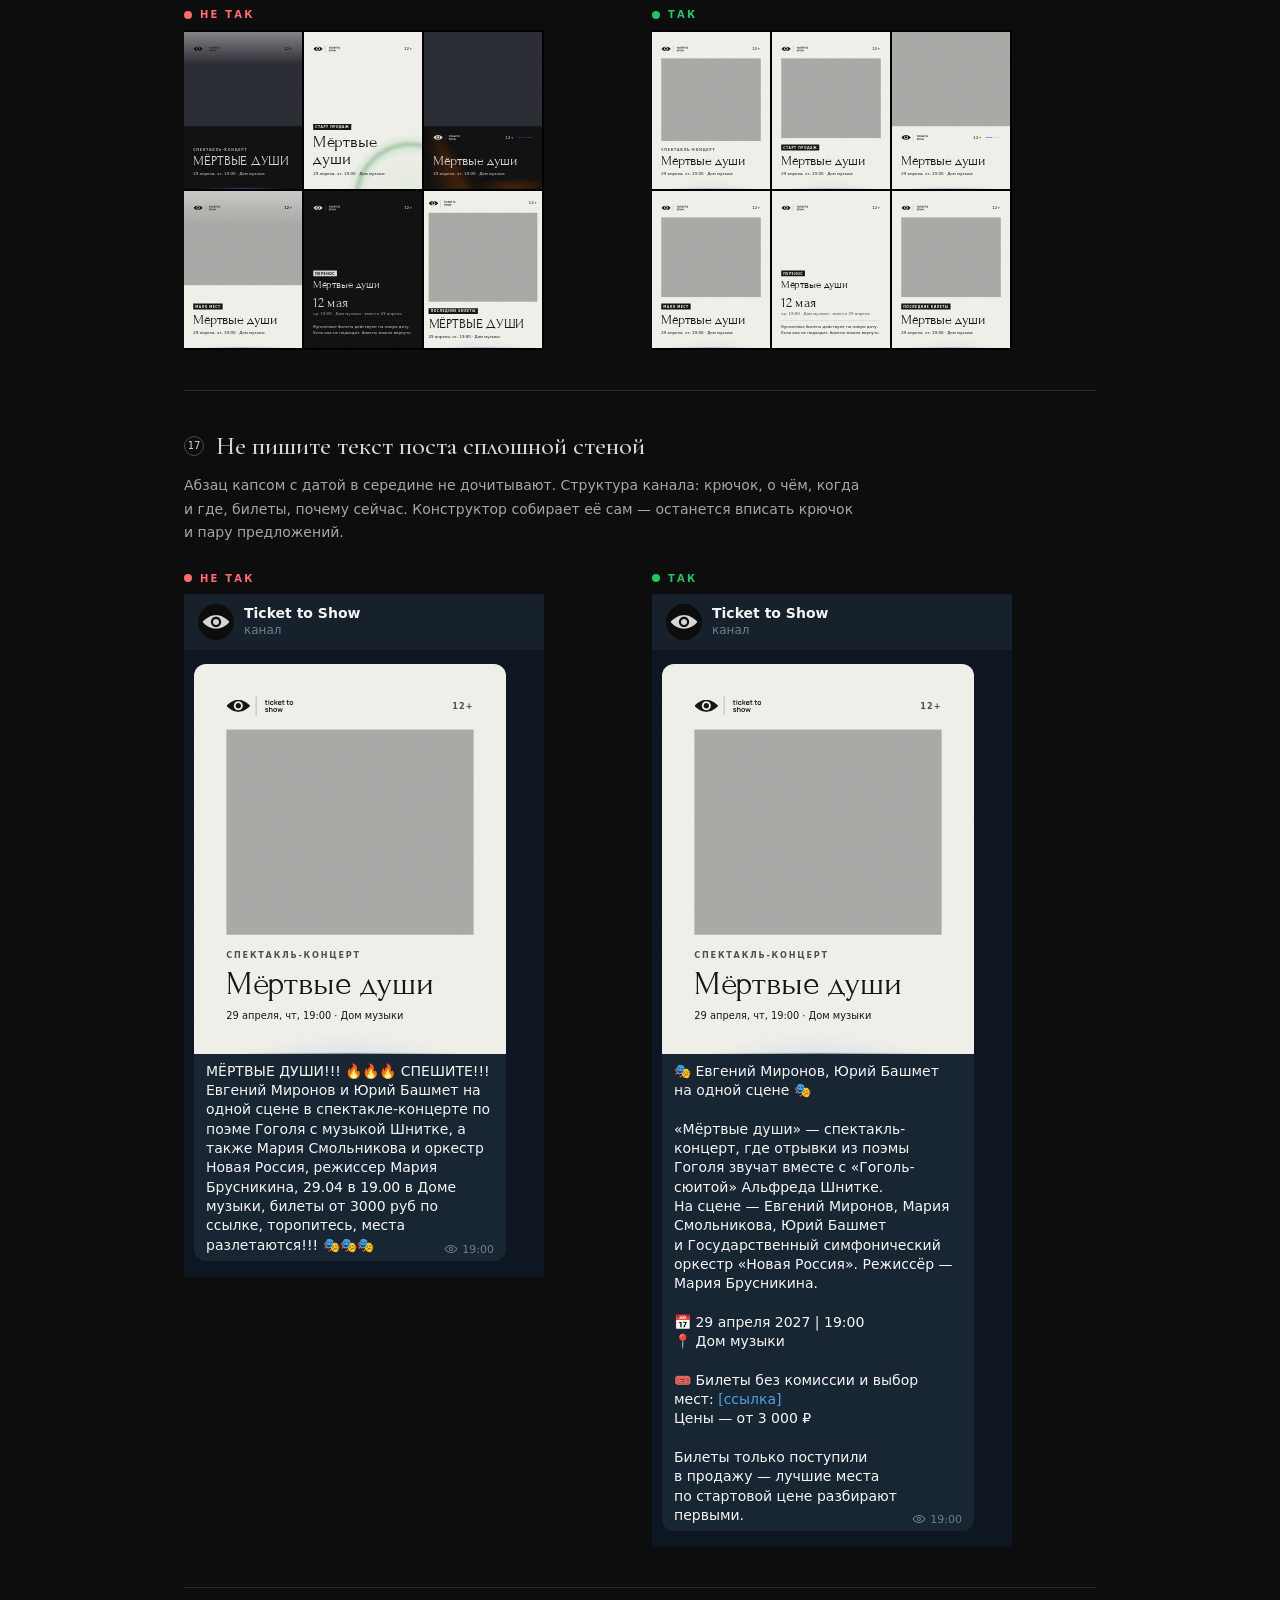
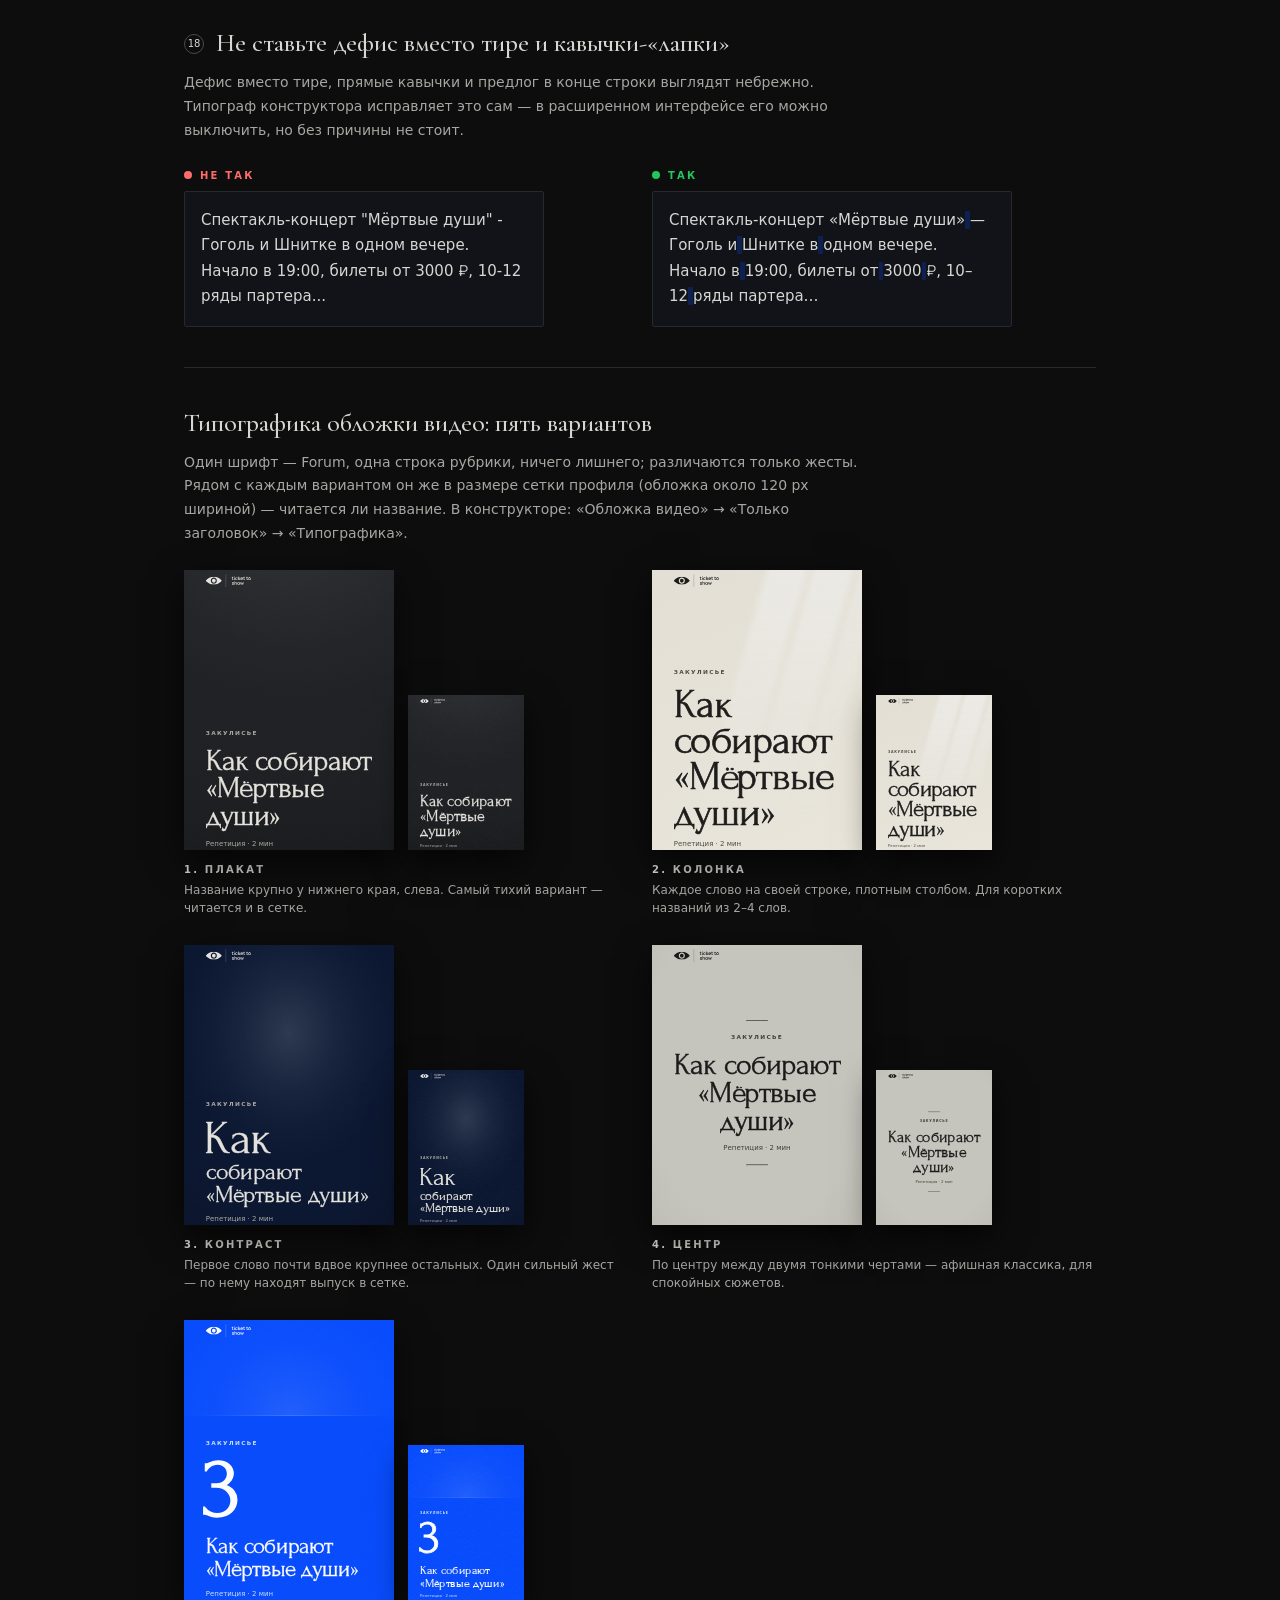
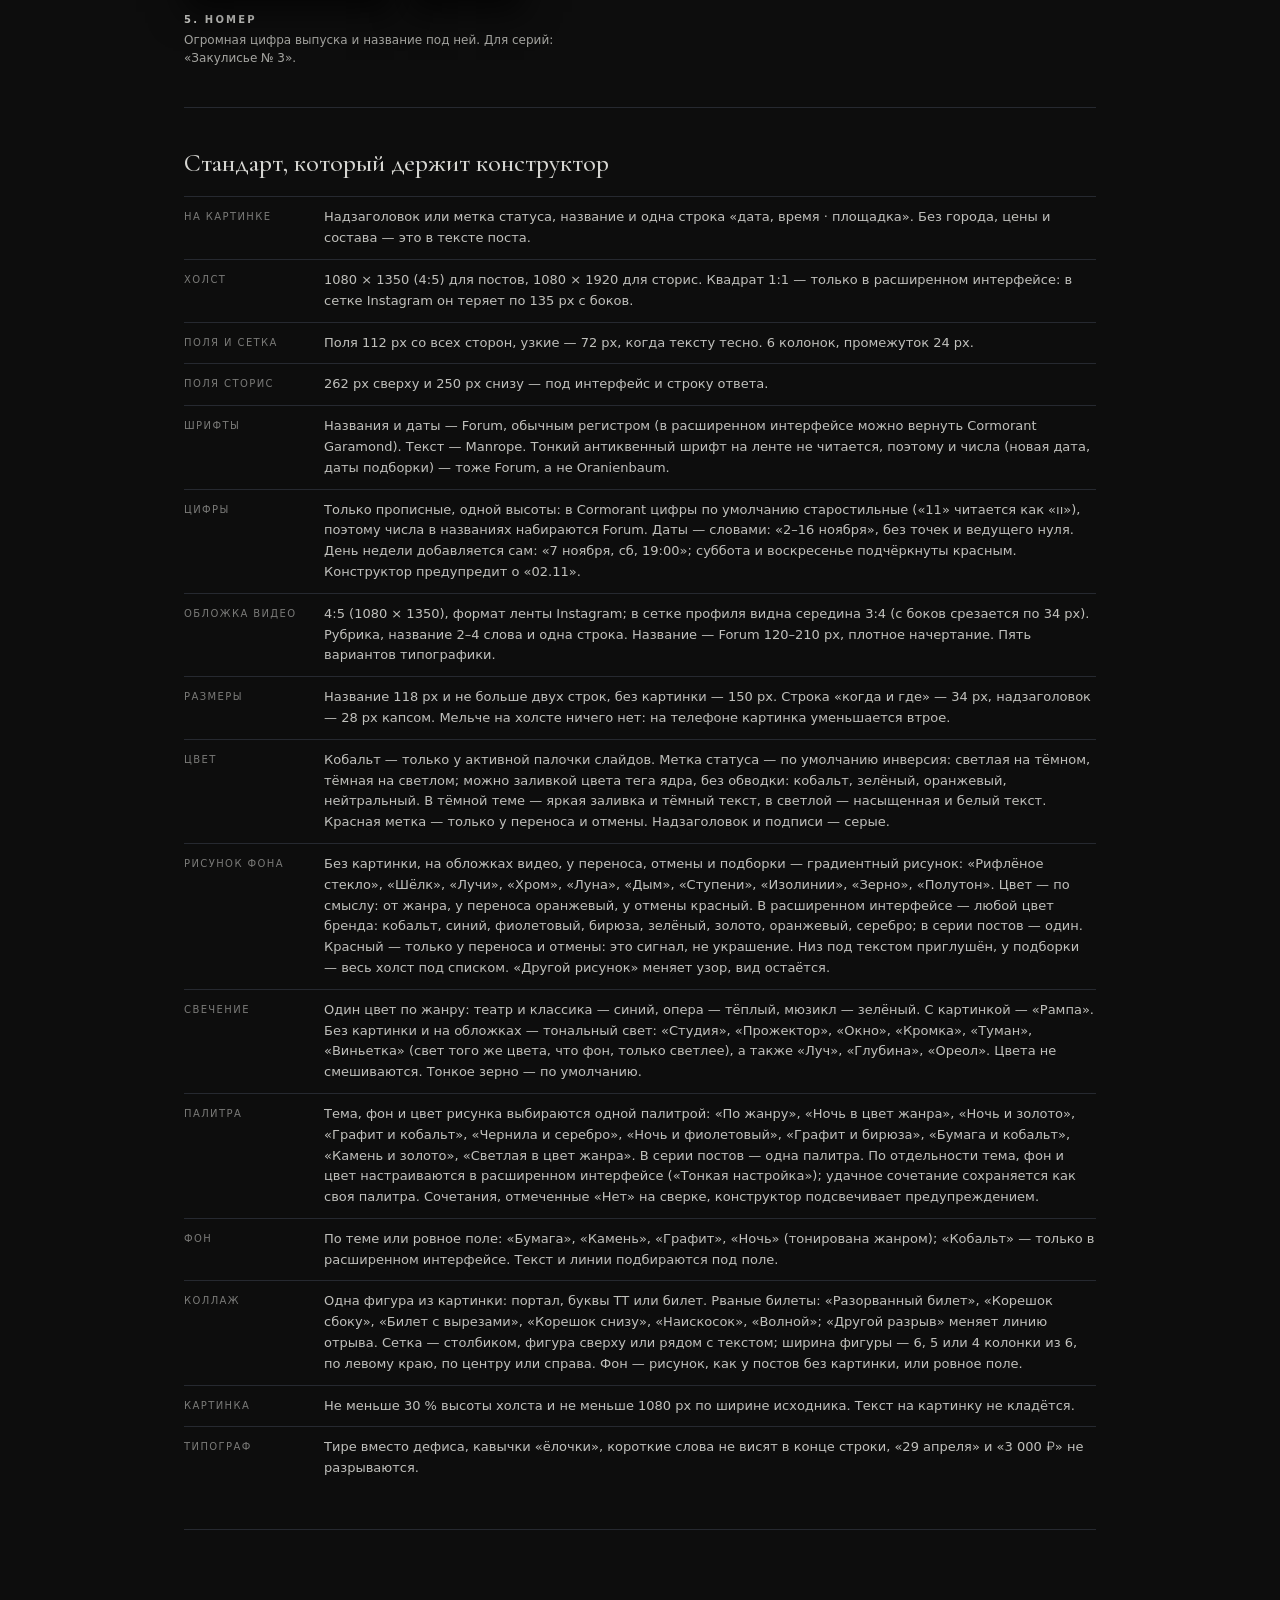
<file: guide.html>
<!doctype html>
<html lang="ru">
<head>
<meta charset="utf-8">
<meta name="viewport" content="width=device-width, initial-scale=1">
<meta name="robots" content="noindex, nofollow">
<title>Как не надо — посты TTS</title>
<link rel="icon" href="data:image/svg+xml,%3Csvg xmlns=%27http://www.w3.org/2000/svg%27 viewBox=%270 0 32 32%27%3E%3Crect width=%2732%27 height=%2732%27 rx=%272%27 fill=%27%230D0D0D%27/%3E%3Cpath d=%27M16 10c6 0 11 6 11 6s-5 6-11 6S5 16 5 16s5-6 11-6Z%27 fill=%27%23D6D6D2%27/%3E%3Ccircle cx=%2716%27 cy=%2716%27 r=%273%27 fill=%27%230D0D0D%27/%3E%3C/svg%3E">
<link rel="stylesheet" href="fonts.css">
<link rel="stylesheet" href="ds/ds-smm.css">
<link rel="stylesheet" href="canvas-plus.css">
<link rel="stylesheet" href="styles.css">
</head>
<body class="guide-page">
<header class="app-head">
  <span class="logo" id="appLogo"></span>
  <h1>Как не надо</h1>
  <span class="spacer"></span>
  <a class="btn btn-ghost btn-sm" href="review.html">Сверка</a>
  <a class="btn btn-primary btn-sm" href="index.html">К конструктору</a>
</header>

<main class="guide">
  <section class="g-intro">
    <p class="g-kicker">Справочник для тех, кто собирает посты</p>
    <h2 class="g-h">Как не перегрузить пост и не сломать стиль</h2>
    <p class="g-lead">Картинку в ленте смотрят мельком и на маленьком экране. На ней — название и одна строка: когда и где.
      Всё остальное — в текст поста. Конструктор держит большую часть правил сам; ниже — что ломает пост, если делать вручную или обходить подсказки.</p>
    <ol class="g-rules">
      <li><b>Одна мысль на картинку.</b> Если хочется добавить ещё строку — ей место в тексте поста.</li>
      <li><b>Всё, что не читается с телефона, — лишнее.</b> На телефоне картинка уменьшается втрое.</li>
      <li><b>Серия важнее одного поста.</b> В профиле посты стоят рядом — один стиль, одна тема, один шаблон на серию.</li>
    </ol>
    <nav class="g-toc" id="toc" aria-label="Разделы"></nav>
  </section>
  <div id="guideList"></div>

  <section class="g-section g-standard" id="standard">
    <h3 class="g-title">Стандарт, который держит конструктор</h3>
    <table class="g-table">
      <tr><th>На картинке</th><td>Надзаголовок или метка статуса, название и одна строка «дата, время · площадка». Без города, цены и состава — это в тексте поста.</td></tr>
      <tr><th>Холст</th><td>1080 × 1350 (4:5) для постов, 1080 × 1920 для сторис. Квадрат 1:1 — только в расширенном интерфейсе: в сетке Instagram он теряет по 135 px с боков.</td></tr>
      <tr><th>Поля и сетка</th><td>Поля 112 px со всех сторон, узкие — 72 px, когда тексту тесно. 6 колонок, промежуток 24 px.</td></tr>
      <tr><th>Поля сторис</th><td>262 px сверху и 250 px снизу — под интерфейс и строку ответа.</td></tr>
      <tr><th>Шрифты</th><td>Названия и даты — Forum, обычным регистром (в расширенном интерфейсе можно вернуть Cormorant Garamond). Текст — Manrope. Тонкий антиквенный шрифт на ленте не читается, поэтому и числа (новая дата, даты подборки) — тоже Forum, а не Oranienbaum.</td></tr>
      <tr><th>Цифры</th><td>Только прописные, одной высоты: в Cormorant цифры по умолчанию старостильные («11» читается как «ıı»), поэтому числа в названиях набираются Forum. Даты — словами: «2–16 ноября», без точек и ведущего нуля. День недели добавляется сам: «7 ноября, сб, 19:00»; суббота и воскресенье подчёркнуты красным. Конструктор предупредит о «02.11».</td></tr>
      <tr><th>Обложка видео</th><td>4:5 (1080 × 1350), формат ленты Instagram; в сетке профиля видна середина 3:4 (с боков срезается по 34 px). Рубрика, название 2–4 слова и одна строка. Название — Forum 120–210 px, плотное начертание. Пять вариантов типографики.</td></tr>
      <tr><th>Размеры</th><td>Название 118 px и не больше двух строк, без картинки — 150 px. Строка «когда и где» — 34 px, надзаголовок — 28 px капсом. Мельче на холсте ничего нет: на телефоне картинка уменьшается втрое.</td></tr>
      <tr><th>Цвет</th><td>Кобальт — только у активной палочки слайдов. Метка статуса — по умолчанию инверсия: светлая на тёмном, тёмная на светлом; можно заливкой цвета тега ядра, без обводки: кобальт, зелёный, оранжевый, нейтральный. В тёмной теме — яркая заливка и тёмный текст, в светлой — насыщенная и белый текст. Красная метка — только у переноса и отмены. Надзаголовок и подписи — серые.</td></tr>
      <tr><th>Рисунок фона</th><td>Без картинки, на обложках видео, у переноса, отмены и подборки — градиентный рисунок: «Рифлёное стекло», «Шёлк», «Лучи», «Хром», «Луна», «Дым», «Ступени», «Изолинии», «Зерно», «Полутон». Цвет — по смыслу: от жанра, у переноса оранжевый, у отмены красный. В расширенном интерфейсе — любой цвет бренда: кобальт, синий, фиолетовый, бирюза, зелёный, золото, оранжевый, серебро; в серии постов — один. Красный — только у переноса и отмены: это сигнал, не украшение. Низ под текстом приглушён, у подборки — весь холст под списком. «Другой рисунок» меняет узор, вид остаётся.</td></tr>
      <tr><th>Свечение</th><td>Один цвет по жанру: театр и классика — синий, опера — тёплый, мюзикл — зелёный. С картинкой — «Рампа». Без картинки и на обложках — тональный свет: «Студия», «Прожектор», «Окно», «Кромка», «Туман», «Виньетка» (свет того же цвета, что фон, только светлее), а также «Луч», «Глубина», «Ореол». Цвета не смешиваются. Тонкое зерно — по умолчанию.</td></tr>
      <tr><th>Палитра</th><td>Тема, фон и цвет рисунка выбираются одной палитрой: «По жанру», «Ночь в цвет жанра», «Ночь и золото», «Графит и кобальт», «Чернила и серебро», «Ночь и фиолетовый», «Графит и бирюза», «Бумага и кобальт», «Камень и золото», «Светлая в цвет жанра». В серии постов — одна палитра. По отдельности тема, фон и цвет настраиваются в расширенном интерфейсе («Тонкая настройка»); удачное сочетание сохраняется как своя палитра. Сочетания, отмеченные «Нет» на сверке, конструктор подсвечивает предупреждением.</td></tr>
      <tr><th>Фон</th><td>По теме или ровное поле: «Бумага», «Камень», «Графит», «Ночь» (тонирована жанром); «Кобальт» — только в расширенном интерфейсе. Текст и линии подбираются под поле.</td></tr>
      <tr><th>Коллаж</th><td>Одна фигура из картинки: портал, буквы TT или билет. Рваные билеты: «Разорванный билет», «Корешок сбоку», «Билет с вырезами», «Корешок снизу», «Наискосок», «Волной»; «Другой разрыв» меняет линию отрыва. Сетка — столбиком, фигура сверху или рядом с текстом; ширина фигуры — 6, 5 или 4 колонки из 6, по левому краю, по центру или справа. Фон — рисунок, как у постов без картинки, или ровное поле.</td></tr>
      <tr><th>Картинка</th><td>Не меньше 30 % высоты холста и не меньше 1080 px по ширине исходника. Текст на картинку не кладётся.</td></tr>
      <tr><th>Типограф</th><td>Тире вместо дефиса, кавычки «ёлочки», короткие слова не висят в конце строки, «29 апреля» и «3 000 ₽» не разрываются.</td></tr>
    </table>
  </section>
</main>

<div class="measure" id="measure" aria-hidden="true"></div>

<script src="js/logo.js"></script>
<script src="js/core.js"></script>
<script src="js/collage.js"></script>
<script src="js/bg.js"></script>
<script src="js/poster.js"></script>
<script src="js/content.js"></script>
<script src="js/previews.js"></script>
<script src="js/guide.js"></script>
</body>
</html>
</file>
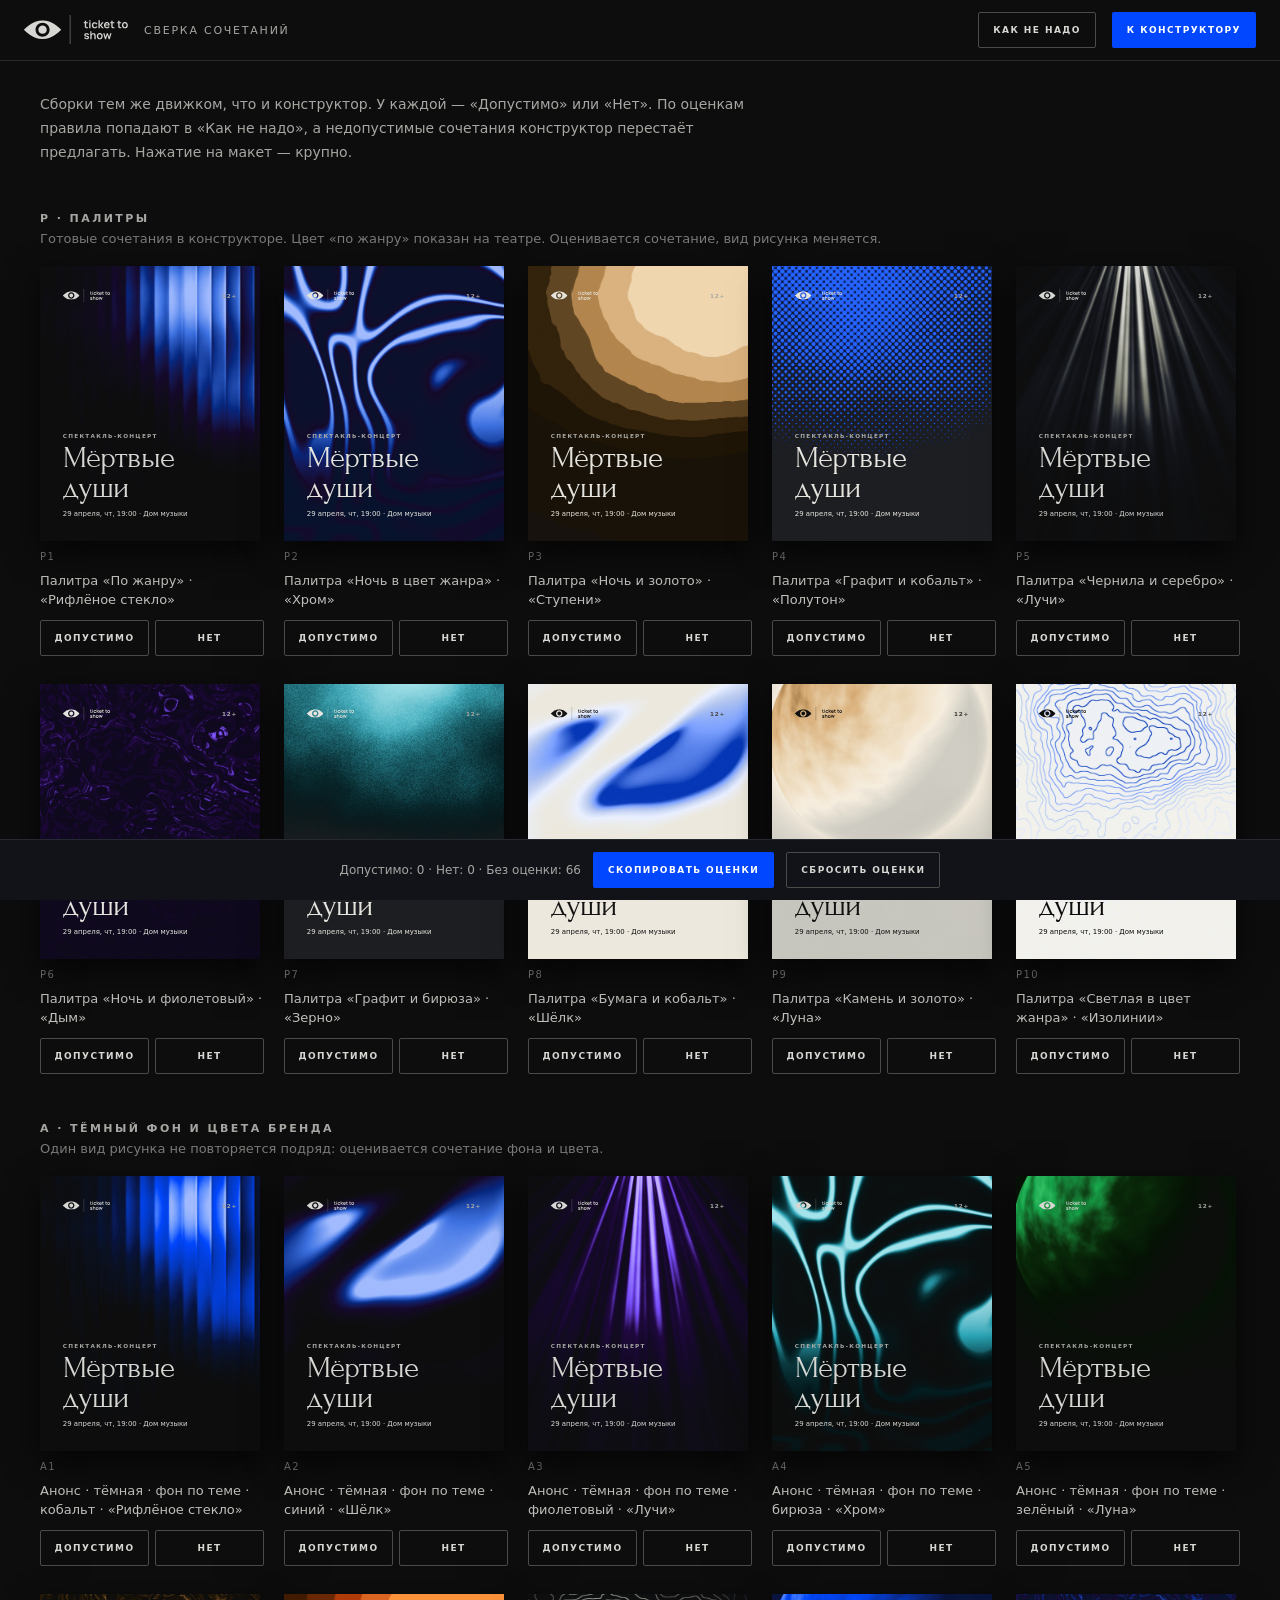
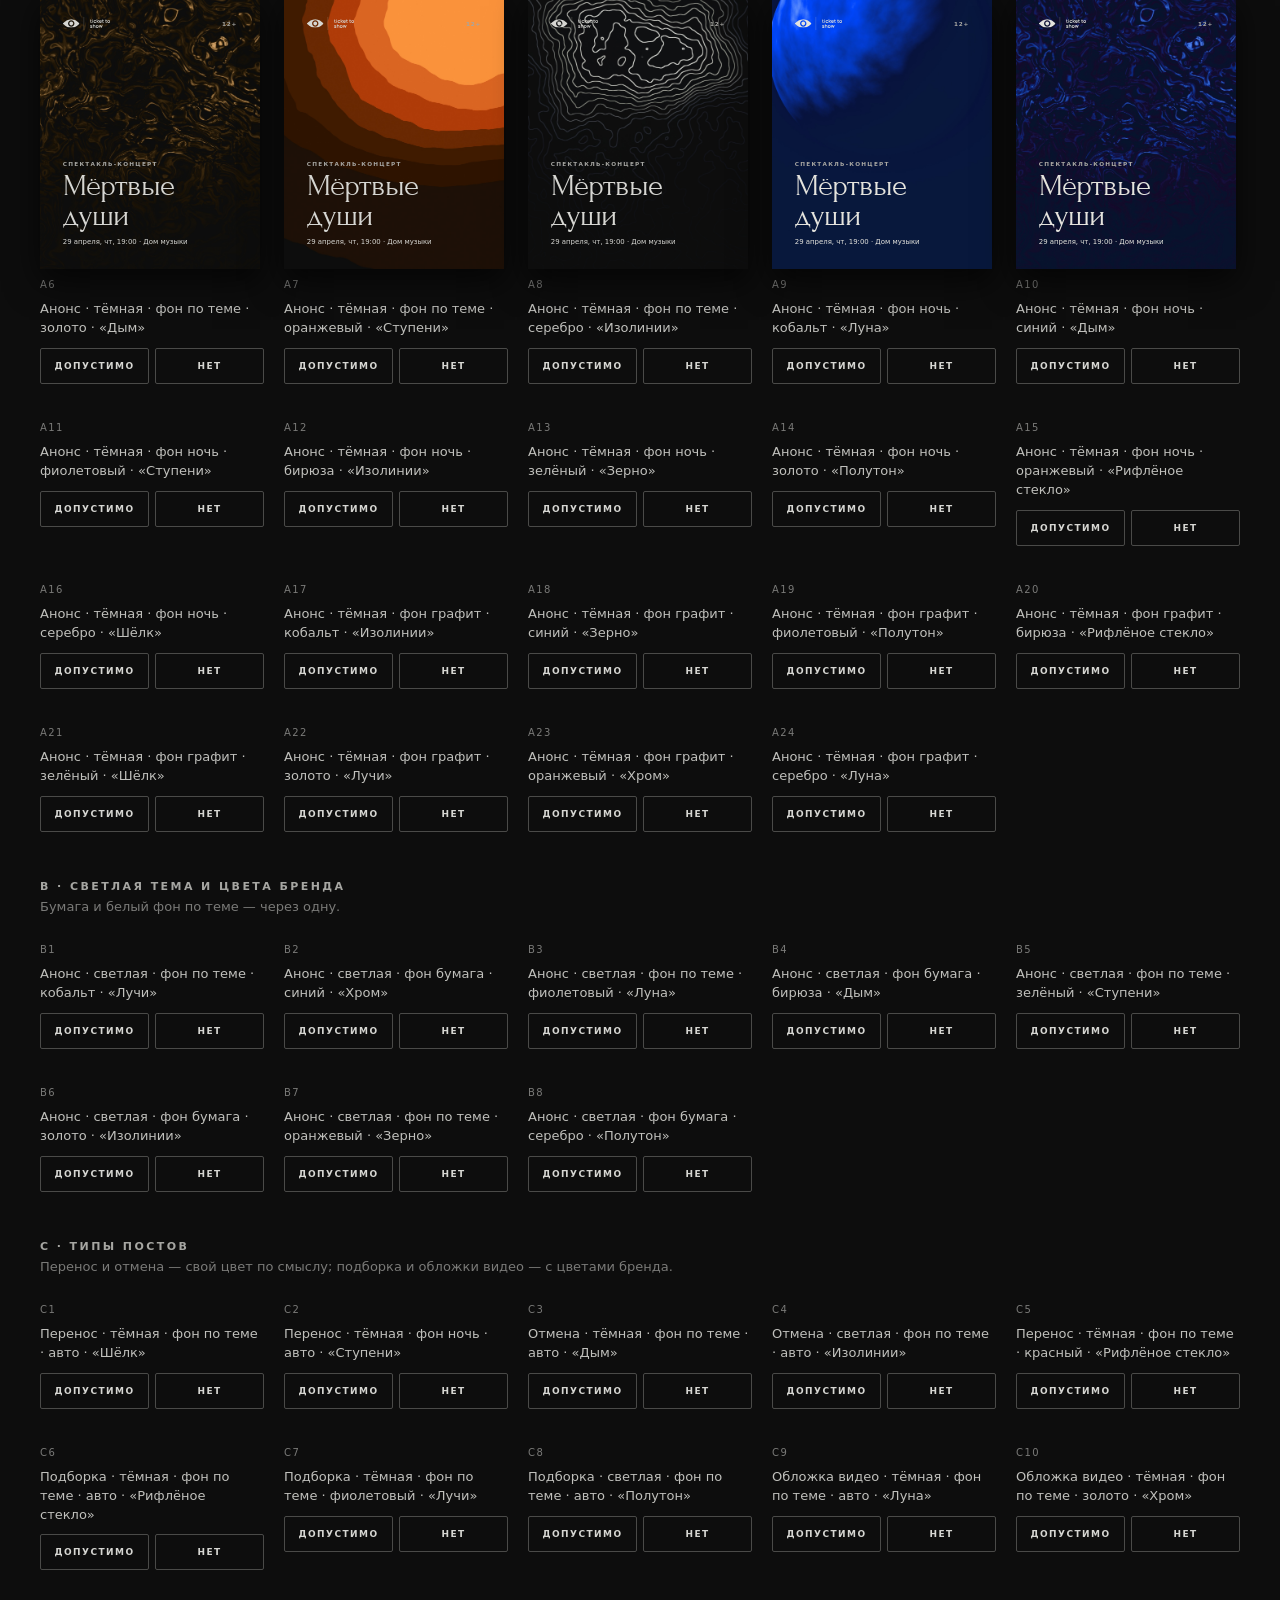
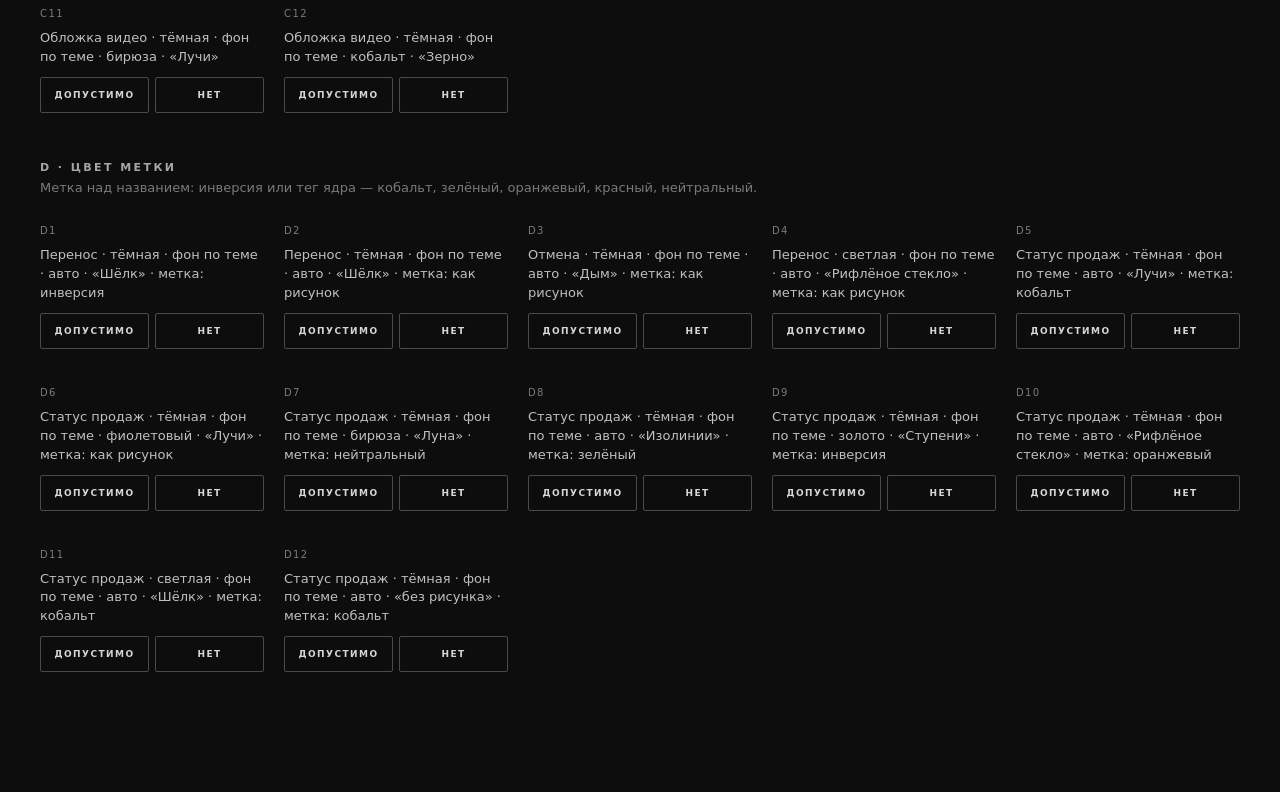
<file: review.html>
<!doctype html>
<html lang="ru">
<head>
<meta charset="utf-8">
<meta name="viewport" content="width=device-width, initial-scale=1">
<meta name="robots" content="noindex, nofollow">
<title>Сверка сочетаний — посты TTS</title>
<link rel="icon" href="data:image/svg+xml,%3Csvg xmlns=%27http://www.w3.org/2000/svg%27 viewBox=%270 0 32 32%27%3E%3Crect width=%2732%27 height=%2732%27 rx=%272%27 fill=%27%230D0D0D%27/%3E%3Cpath d=%27M16 10c6 0 11 6 11 6s-5 6-11 6S5 16 5 16s5-6 11-6Z%27 fill=%27%23D6D6D2%27/%3E%3Ccircle cx=%2716%27 cy=%2716%27 r=%273%27 fill=%27%230D0D0D%27/%3E%3C/svg%3E">
<link rel="stylesheet" href="fonts.css">
<link rel="stylesheet" href="ds/ds-smm.css">
<link rel="stylesheet" href="canvas-plus.css">
<link rel="stylesheet" href="styles.css">
<style>
  .rv { max-width: 1240px; margin: 0 auto; padding: 32px 20px 120px; }
  .rv-lead { color: var(--n300); font-size: 14px; line-height: 1.7; max-width: 720px; margin: 0 0 8px; }
  .rv-sec { margin-top: 48px; }
  .rv-sec > h2 { font-size: 11px; font-weight: 600; letter-spacing: .22em; text-transform: uppercase; color: var(--n300); margin: 0 0 6px; }
  .rv-sec > p { color: var(--n500); font-size: 13px; margin: 0 0 20px; }
  .rv-grid { display: grid; grid-template-columns: repeat(auto-fill, minmax(220px, 1fr)); gap: 28px 20px; }
  .rv-card { display: flex; flex-direction: column; gap: 10px; }
  .rv-card .pv-crop { cursor: zoom-in; box-shadow: 0 12px 32px var(--shadow-color); }
  .rv-id { font-size: 10px; font-weight: 500; letter-spacing: .14em; text-transform: uppercase; color: var(--n500); }
  .rv-name { font-size: 13px; color: var(--n200); line-height: 1.45; min-height: 38px; }
  .rv-btns { display: flex; gap: 6px; }
  .rv-btns .btn { flex: 1; min-height: 36px; padding: 0 8px; }
  .rv-btns .btn[aria-pressed="true"].rv-ok { background: var(--accent-ghost); border-color: var(--success); color: var(--n100); }
  .rv-btns .btn[aria-pressed="true"].rv-no { background: var(--accent-ghost); border-color: var(--error-fg); color: var(--n100); }
  .rv-card[data-v="no"] .pv-crop { opacity: .45; }
  .rv-bar { position: fixed; left: 0; right: 0; bottom: 0; display: flex; gap: 12px; align-items: center; justify-content: center; flex-wrap: wrap;
    padding: 12px 16px; background: var(--n950); border-top: 1px solid var(--n800); z-index: 5; }
  .rv-count { font-size: 12px; color: var(--n300); }
  .rv-box { position: fixed; inset: 0; background: var(--shadow-color); display: flex; align-items: center; justify-content: center; z-index: 9; cursor: zoom-out; }
  .rv-box[hidden] { display: none; }
</style>
</head>
<body>
<header class="app-head">
  <span class="logo" id="appLogo"></span>
  <h1>Сверка сочетаний</h1>
  <span class="spacer"></span>
  <a class="btn btn-ghost btn-sm" href="guide.html">Как не надо</a>
  <a class="btn btn-primary btn-sm" href="index.html">К конструктору</a>
</header>

<main class="rv">
  <p class="rv-lead">Сборки тем же движком, что и конструктор. У каждой — «Допустимо» или «Нет». По оценкам правила попадают в «Как не надо»,
    а недопустимые сочетания конструктор перестаёт предлагать. Нажатие на макет — крупно.</p>
  <div id="list"></div>
</main>

<div class="rv-bar">
  <span class="rv-count" id="count"></span>
  <button class="btn btn-primary btn-sm" type="button" id="copy">Скопировать оценки</button>
  <button class="btn btn-ghost btn-sm" type="button" id="clear">Сбросить оценки</button>
</div>
<div class="rv-box" id="box" hidden></div>
<div class="measure" id="measure" aria-hidden="true"></div>
<div class="toast" id="toast" role="status"></div>

<script src="js/logo.js"></script>
<script src="js/core.js"></script>
<script src="js/collage.js"></script>
<script src="js/bg.js"></script>
<script src="js/poster.js"></script>
<script src="js/review.js"></script>
</body>
</html>
</file>
<file: fonts.css>
@font-face { font-family: 'Cormorant Garamond'; font-style: normal; font-weight: 400; font-display: block; src: url(fonts/CormorantGaramond-cyrillic-0.woff2) format('woff2'); unicode-range: U+0301, U+0400-045F, U+0490-0491, U+04B0-04B1, U+2116; }
@font-face { font-family: 'Cormorant Garamond'; font-style: normal; font-weight: 400; font-display: block; src: url(fonts/CormorantGaramond-latin-1.woff2) format('woff2'); unicode-range: U+0000-00FF, U+0131, U+0152-0153, U+02BB-02BC, U+02C6, U+02DA, U+02DC, U+0304, U+0308, U+0329, U+2000-206F, U+20AC, U+2122, U+2191, U+2193, U+2212, U+2215, U+FEFF, U+FFFD; }
@font-face { font-family: 'Cormorant Garamond'; font-style: normal; font-weight: 500; font-display: block; src: url(fonts/CormorantGaramond-cyrillic-0.woff2) format('woff2'); unicode-range: U+0301, U+0400-045F, U+0490-0491, U+04B0-04B1, U+2116; }
@font-face { font-family: 'Cormorant Garamond'; font-style: normal; font-weight: 500; font-display: block; src: url(fonts/CormorantGaramond-latin-1.woff2) format('woff2'); unicode-range: U+0000-00FF, U+0131, U+0152-0153, U+02BB-02BC, U+02C6, U+02DA, U+02DC, U+0304, U+0308, U+0329, U+2000-206F, U+20AC, U+2122, U+2191, U+2193, U+2212, U+2215, U+FEFF, U+FFFD; }
@font-face { font-family: 'Manrope'; font-style: normal; font-weight: 400; font-display: block; src: url(fonts/Manrope-cyrillic-2.woff2) format('woff2'); unicode-range: U+0301, U+0400-045F, U+0490-0491, U+04B0-04B1, U+2116; }
@font-face { font-family: 'Manrope'; font-style: normal; font-weight: 400; font-display: block; src: url(fonts/Manrope-latin-3.woff2) format('woff2'); unicode-range: U+0000-00FF, U+0131, U+0152-0153, U+02BB-02BC, U+02C6, U+02DA, U+02DC, U+0304, U+0308, U+0329, U+2000-206F, U+20AC, U+2122, U+2191, U+2193, U+2212, U+2215, U+FEFF, U+FFFD; }
@font-face { font-family: 'Manrope'; font-style: normal; font-weight: 500; font-display: block; src: url(fonts/Manrope-cyrillic-2.woff2) format('woff2'); unicode-range: U+0301, U+0400-045F, U+0490-0491, U+04B0-04B1, U+2116; }
@font-face { font-family: 'Manrope'; font-style: normal; font-weight: 500; font-display: block; src: url(fonts/Manrope-latin-3.woff2) format('woff2'); unicode-range: U+0000-00FF, U+0131, U+0152-0153, U+02BB-02BC, U+02C6, U+02DA, U+02DC, U+0304, U+0308, U+0329, U+2000-206F, U+20AC, U+2122, U+2191, U+2193, U+2212, U+2215, U+FEFF, U+FFFD; }
@font-face { font-family: 'Manrope'; font-style: normal; font-weight: 600; font-display: block; src: url(fonts/Manrope-cyrillic-2.woff2) format('woff2'); unicode-range: U+0301, U+0400-045F, U+0490-0491, U+04B0-04B1, U+2116; }
@font-face { font-family: 'Manrope'; font-style: normal; font-weight: 600; font-display: block; src: url(fonts/Manrope-latin-3.woff2) format('woff2'); unicode-range: U+0000-00FF, U+0131, U+0152-0153, U+02BB-02BC, U+02C6, U+02DA, U+02DC, U+0304, U+0308, U+0329, U+2000-206F, U+20AC, U+2122, U+2191, U+2193, U+2212, U+2215, U+FEFF, U+FFFD; }
@font-face { font-family: 'Manrope'; font-style: normal; font-weight: 700; font-display: block; src: url(fonts/Manrope-cyrillic-2.woff2) format('woff2'); unicode-range: U+0301, U+0400-045F, U+0490-0491, U+04B0-04B1, U+2116; }
@font-face { font-family: 'Manrope'; font-style: normal; font-weight: 700; font-display: block; src: url(fonts/Manrope-latin-3.woff2) format('woff2'); unicode-range: U+0000-00FF, U+0131, U+0152-0153, U+02BB-02BC, U+02C6, U+02DA, U+02DC, U+0304, U+0308, U+0329, U+2000-206F, U+20AC, U+2122, U+2191, U+2193, U+2212, U+2215, U+FEFF, U+FFFD; }
@font-face { font-family: 'Manrope'; font-style: normal; font-weight: 400 700; font-display: block; src: url(fonts/Manrope-latin-ext.woff2) format('woff2'); unicode-range: U+0100-02BA, U+02BD-02C5, U+02C7-02CC, U+02CE-02D7, U+02DD-02FF, U+1E00-1E9F, U+2020, U+20A0-20AB, U+20AD-20C0, U+2113, U+A720-A7FF; }
@font-face { font-family: 'Oranienbaum'; font-style: normal; font-weight: 400; font-display: block; src: url(fonts/Oranienbaum-cyrillic.woff2) format('woff2'); unicode-range: U+0301, U+0400-045F, U+0490-0491, U+04B0-04B1, U+2116; }
@font-face { font-family: 'Oranienbaum'; font-style: normal; font-weight: 400; font-display: block; src: url(fonts/Oranienbaum-latin.woff2) format('woff2'); unicode-range: U+0000-00FF, U+0131, U+0152-0153, U+02BB-02BC, U+02C6, U+02DA, U+02DC, U+0304, U+0308, U+0329, U+2000-206F, U+20AC, U+2122, U+2191, U+2193, U+2212, U+2215, U+FEFF, U+FFFD; }
@font-face { font-family: 'Forum'; font-style: normal; font-weight: 400; font-display: block; src: url(fonts/Forum-Regular.ttf) format('truetype'); }
</file>
<file: ds/ds-smm.css>
/* ═══ GENERATED FROM smm.tokens.json + tokens.json — НЕ РЕДАКТИРОВАТЬ ВРУЧНУЮ ═══ */
:root {
  /* Холсты (соц-форматы) */
  --smm-w:               1080px;
  --smm-post-h:          1350px;
  --smm-story-h:         1920px;
  --smm-square-h:        1080px;
  --smm-margin:          112px;
  --smm-margin-tight:    72px;
  --smm-gutter:          24px;
  --smm-story-top:       262px;
  --smm-story-bottom:    250px;
  --smm-logo-w:          232px;
  --smm-image-min:       30%;

  /* Типошкала (под 1080px холст) */
  --smm-fs-hero:         150px;
  --smm-fs-display:      118px;
  --smm-fs-display-md:   102px;
  --smm-fs-display-sm:   94px;
  --smm-fs-item:         52px;
  --smm-fs-meta:         34px;
  --smm-fs-caption:      28px;
  --smm-fs-mark:         26px;
  --smm-fs-num-xl:       120px;
  --smm-fs-num:          48px;

  /* Цвета: акцент — только активная палочка слайдов */
  --smm-accent:          #0047FF;
  --smm-premium:         #F5F4EE;

  /* Тёмная тема */
  --smm-dark-bg:         #0D0D0D;
  --smm-dark-fg:         #D6D6D2;
  --smm-dark-muted:      #A6A6A2;
  --smm-dark-label:      #7A7A78;
  --smm-dark-line:       #262930;
  --smm-dark-hue-cool:   #06277F;
  --smm-dark-hue-warm:   #4A1F00;
  --smm-dark-hue-green:  #0A2A0A;

  /* Светлая тема */
  --smm-light-bg:        #F2F1EB;
  --smm-light-fg:        #0D0D0D;
  --smm-light-muted:     #4A4A48;
  --smm-light-label:     #6A6A68;
  --smm-light-line:      #A8A8A5;
  --smm-light-hue-cool:  #BFD0EE;
  --smm-light-hue-warm:  #F2D5B0;
  --smm-light-hue-green: #C7E8C8;

  /* Шрифты */
  --smm-f-display:       'Cormorant Garamond', serif;
  --smm-f-head:          'Forum', serif;
  --smm-f-ui:            'Manrope', system-ui, sans-serif;
  --smm-f-num:           'Oranienbaum', 'Manrope', serif;
}

/* ───── Холст: формат × тема × жанр ───── */
.smm-canvas {
  --smm-x: var(--smm-margin);
  --smm-pt: var(--smm-margin); --smm-pb: var(--smm-margin);
  --smm-bg: var(--smm-dark-bg); --smm-fg: var(--smm-dark-fg); --smm-muted: var(--smm-dark-muted);
  --smm-label: var(--smm-dark-label); --smm-line: var(--smm-dark-line);
  --smm-hue: var(--smm-dark-hue-cool);
  --smm-bar-off: color-mix(in srgb, var(--smm-fg) 30%, transparent);
  position: relative; overflow: hidden; box-sizing: border-box; flex: none;
  width: var(--smm-w); background: var(--smm-bg); color: var(--smm-fg);
  font-family: var(--smm-f-ui); display: flex; flex-direction: column;
  -webkit-font-smoothing: antialiased; -moz-osx-font-smoothing: grayscale;
}
.smm-canvas *, .smm-canvas *::before, .smm-canvas *::after { box-sizing: border-box; }
.smm-canvas--post   { height: var(--smm-post-h); }
.smm-canvas--square { height: var(--smm-square-h); }
.smm-canvas--story  { height: var(--smm-story-h); --smm-pt: var(--smm-story-top); --smm-pb: var(--smm-story-bottom); }
/* узкое поле — по необходимости, стандарт — 112 */
.smm-canvas--tight { --smm-x: var(--smm-margin-tight); }
.smm-canvas--tight.smm-canvas--post, .smm-canvas--tight.smm-canvas--square { --smm-pt: var(--smm-margin-tight); --smm-pb: var(--smm-margin-tight); }

.smm-canvas--light {
  --smm-bg: var(--smm-light-bg); --smm-fg: var(--smm-light-fg); --smm-muted: var(--smm-light-muted);
  --smm-label: var(--smm-light-label); --smm-line: var(--smm-light-line);
  --smm-hue: var(--smm-light-hue-cool);
  --smm-bar-off: color-mix(in srgb, var(--smm-fg) 20%, transparent);
}
/* свечение одним цветом жанра: театр и классика — синий, опера — тёплый, мюзикл — зелёный */
.smm-canvas--warm  { --smm-hue: var(--smm-dark-hue-warm); }
.smm-canvas--green { --smm-hue: var(--smm-dark-hue-green); }
.smm-canvas--light.smm-canvas--warm  { --smm-hue: var(--smm-light-hue-warm); }
.smm-canvas--light.smm-canvas--green { --smm-hue: var(--smm-light-hue-green); }
.smm-canvas > :where(:not(.smm-fx)) { position: relative; z-index: 1; }

/* ───── Шапка: логотип, возраст, палочки ───── */
.smm-grid, .smm-head { display: grid; grid-template-columns: repeat(6, minmax(0, 1fr)); column-gap: var(--smm-gutter); }
.smm-head { align-items: center; }
.smm-logo { grid-column: 1 / 3; width: var(--smm-logo-w); color: var(--smm-fg); display: block; }
.smm-logo svg { display: block; width: 100%; height: auto; }
.smm-meta { grid-column: 4 / 7; justify-self: end; display: flex; align-items: center; gap: 32px; }
.smm-age { font-size: var(--smm-fs-caption); font-weight: 600; letter-spacing: .14em; color: var(--smm-muted); }
.smm-dots { display: flex; gap: 14px; }
.smm-dot { width: 58px; height: 4px; border-radius: 2px; background: var(--smm-bar-off); }
.smm-dot--active { background: var(--smm-accent); }

/* ───── Текст: надзаголовок · название · одна строка ───── */
.smm-text { display: flex; flex-direction: column; align-items: flex-start; }
.smm-eyebrow { font-size: var(--smm-fs-caption); font-weight: 600; letter-spacing: .22em; text-transform: uppercase; color: var(--smm-muted); }
.smm-mark {
  display: inline-flex; align-items: center; font-size: var(--smm-fs-mark); font-weight: 700; letter-spacing: .16em;
  text-transform: uppercase; padding: 12px 18px; border-radius: 2px; background: var(--smm-fg); color: var(--smm-bg); line-height: 1;
}
.smm-title {
  margin: 20px 0 0; font-family: var(--smm-f-display); font-weight: 500; font-size: var(--smm-fs-display);
  line-height: 1; overflow-wrap: anywhere; text-wrap: balance;
}
.smm-title:first-child { margin-top: 0; }
.smm-mark + .smm-title { margin-top: 28px; }
.smm-title--md { font-size: var(--smm-fs-display-md); }
.smm-title--sm { font-size: var(--smm-fs-display-sm); }
/* исключение по решению владельца — капс названия */
.smm-title--caps { text-transform: uppercase; letter-spacing: .02em; }
.smm-line { margin: 30px 0 0; font-size: var(--smm-fs-meta); font-weight: 500; line-height: 1.3; color: var(--smm-fg); }
.smm-lead { margin: 24px 0 0; font-size: var(--smm-fs-meta); font-weight: 500; line-height: 1.4; color: var(--smm-muted); text-wrap: pretty; }
.smm-num { font-family: var(--smm-f-num); font-weight: 400; }
.smm-big { margin-top: 44px; font-family: var(--smm-f-num); font-size: var(--smm-fs-num-xl); line-height: 1; }
.smm-sub { margin: 16px 0 0; font-size: var(--smm-fs-meta); font-weight: 500; color: var(--smm-muted); }
.smm-note { align-self: stretch; margin: 40px 0 0; padding-top: 28px; border-top: 2px solid var(--smm-line); font-size: var(--smm-fs-meta); font-weight: 500; line-height: 1.35; }
.smm-was { color: var(--smm-muted); text-decoration: line-through; text-decoration-thickness: 2px; }

/* ───── Картинка: не меньше 30 % высоты холста ───── */
.smm-img { position: relative; overflow: hidden; background: var(--smm-line); min-height: var(--smm-image-min); }
.smm-img img { position: absolute; inset: 0; width: 100%; height: 100%; object-fit: cover; display: block; }

/* ───── Макеты ───── */
/* «Картинка в поле» */
.smm-frame { padding: var(--smm-pt) var(--smm-x) var(--smm-pb); }
.smm-frame > .smm-img  { flex: 1 1 0; margin-top: 48px; }
.smm-frame > .smm-text { flex: 0 0 auto; margin-top: 56px; }

/* «Картинка полосой» и обложка альбома: картинка во всю ширину, под ней панель */
.smm-band > .smm-img, .smm-cover > .smm-img { flex: 0 1 var(--smm-img-h, 60%); }
.smm-band > .smm-scrim {
  position: absolute; top: 0; left: 0; right: 0; height: calc(var(--smm-pt) + 170px); z-index: 1;
  background: linear-gradient(180deg, color-mix(in srgb, var(--smm-scrim) 45%, transparent) 0%, transparent 100%);
}
.smm-band > .smm-head { position: absolute; top: var(--smm-pt); left: var(--smm-x); right: var(--smm-x); z-index: 2; }
/* логотип на картинке: светлый на тёмной афише, тёмный на светлой */
.smm-band--on-dark  { --smm-scrim: var(--smm-dark-bg); }
.smm-band--on-dark > .smm-head  { --smm-fg: var(--smm-dark-fg); --smm-muted: var(--smm-dark-fg); --smm-bar-off: color-mix(in srgb, var(--smm-dark-fg) 30%, transparent); }
.smm-band--on-light { --smm-scrim: var(--smm-light-bg); }
.smm-band--on-light > .smm-head { --smm-fg: var(--smm-light-fg); --smm-muted: var(--smm-light-fg); --smm-bar-off: color-mix(in srgb, var(--smm-light-fg) 30%, transparent); }
.smm-panel { position: relative; overflow: hidden; flex: 1 0 auto; display: flex; flex-direction: column; justify-content: space-between; padding: 72px var(--smm-x) var(--smm-pb); }
.smm-band > .smm-panel { justify-content: flex-end; }
.smm-panel > :where(:not(.smm-fx)) { position: relative; z-index: 1; }
.smm-cover > .smm-panel { padding-top: 64px; }

/* лист без картинки: детали альбома, перенос, отмена, подборка, «Типографика» */
.smm-sheet { padding: var(--smm-pt) var(--smm-x) var(--smm-pb); justify-content: space-between; }
/* воздух под шапкой: содержимое не подходит к логотипу ближе 96 px */
.smm-sheet > .smm-head { margin-bottom: 96px; }
.smm-sheet .smm-span { grid-column: 1 / -1; }
.smm-sheet .smm-grid > .smm-lead { grid-column: 1 / 6; }
.smm-gap { grid-column: 1 / -1; height: 56px; }
.smm-type .smm-title { font-size: var(--smm-fs-hero); line-height: .98; }

/* таблица деталей: пункт в одну строку */
.smm-rule { grid-column: 1 / -1; height: 2px; background: var(--smm-line); }
.smm-row-label { grid-column: 1 / 3; padding: 28px 0; font-size: var(--smm-fs-caption); font-weight: 500; letter-spacing: .14em; text-transform: uppercase; color: var(--smm-label); line-height: 1.3; }
.smm-row-val { grid-column: 3 / 7; padding: 28px 0; font-size: var(--smm-fs-meta); font-weight: 500; line-height: 1.3; text-wrap: pretty; }

/* подборка: дата · событие · площадка; превью 4:5 — по желанию */
.smm-dg-when { grid-column: 1 / 3; padding: 26px 0; display: flex; flex-direction: column; gap: 6px; }
.smm-dg-when .smm-num { font-size: var(--smm-fs-num); line-height: 1; }
.smm-label { font-size: var(--smm-fs-caption); font-weight: 500; letter-spacing: .14em; text-transform: uppercase; color: var(--smm-label); }
.smm-dg-what { grid-column: 3 / 7; padding: 26px 0; min-width: 0; }
.smm-dg-title { font-family: var(--smm-f-display); font-weight: 500; font-size: var(--smm-fs-item); line-height: 1.05; text-wrap: balance; }
.smm-dg-meta { margin-top: 10px; font-size: var(--smm-fs-meta); font-weight: 500; line-height: 1.3; color: var(--smm-muted); }
.smm-dg-thumb { grid-column: 1 / 2; margin: 24px 0; aspect-ratio: 4 / 5; position: relative; overflow: hidden; background: var(--smm-line); align-self: start; }
.smm-dg-thumb img { position: absolute; inset: 0; width: 100%; height: 100%; object-fit: cover; }
.smm-dg-thumbs .smm-dg-when { grid-column: 2 / 4; }
.smm-dg-thumbs .smm-dg-what { grid-column: 4 / 7; }
.smm-dg-thumbs .smm-dg-title { font-size: 46px; }

/* ───── Свечение: один цвет жанра. Слой .smm-fx — первым в холсте или панели ───── */
.smm-fx { position: absolute; inset: 0; z-index: 0; pointer-events: none; overflow: hidden; }
.smm-fx::before, .smm-fx::after { content: ""; position: absolute; pointer-events: none; }
/* «Рампа» — для постов с картинкой: тихий свет снизу и тонкая кромка */
.smm-fx--footlight::before {
  left: -20%; right: -20%; bottom: -18%; height: 62%;
  background: radial-gradient(50% 46% at 50% 100%, color-mix(in srgb, var(--smm-hue) 80%, var(--smm-fg)) 0%, var(--smm-hue) 24%, color-mix(in srgb, var(--smm-hue) 40%, transparent) 56%, transparent 80%);
  filter: blur(12px);
}
.smm-fx--footlight::after {
  left: 14%; right: 14%; bottom: 0; height: 4px;
  background: linear-gradient(90deg, transparent, color-mix(in srgb, var(--smm-hue) 55%, var(--smm-fg)) 50%, transparent);
  filter: blur(2px); opacity: .8;
}
/* «Луч» — свет падает сверху наискось, внизу пятно, как на сцене */
.smm-fx--beam::before {
  left: -30%; top: -20%; width: 160%; height: 150%;
  background: conic-gradient(from 146deg at 22% 0%, transparent 0deg, color-mix(in srgb, var(--smm-hue) 85%, transparent) 8deg, color-mix(in srgb, var(--smm-hue) 45%, transparent) 19deg, transparent 30deg);
  filter: blur(28px);
  -webkit-mask-image: linear-gradient(180deg, transparent 8%, black 45%); mask-image: linear-gradient(180deg, transparent 8%, black 45%);
}
.smm-fx--beam::after {
  left: 30%; width: 90%; bottom: -14%; height: 36%;
  background: radial-gradient(50% 50% at 50% 50%, var(--smm-hue) 0%, color-mix(in srgb, var(--smm-hue) 35%, transparent) 45%, transparent 72%);
  filter: blur(16px);
}
/* «Глубина» — вытянутая полоса и дымка разной силы */
.smm-fx--depth::before {
  inset: -14%;
  background:
    radial-gradient(48% 14% at 62% 84%, var(--smm-hue) 0%, transparent 72%),
    radial-gradient(28% 24% at 94% 94%, var(--smm-hue) 0%, transparent 70%),
    radial-gradient(52% 40% at 104% 58%, color-mix(in srgb, var(--smm-hue) 55%, transparent) 0%, transparent 72%),
    radial-gradient(34% 22% at 14% 104%, color-mix(in srgb, var(--smm-hue) 45%, transparent) 0%, transparent 72%);
  transform: rotate(-9deg);
  filter: blur(24px);
}
/* «Ореол» — светящееся кольцо у края, как пятно прожектора */
.smm-fx--halo::before, .smm-fx--halo::after { right: -38%; bottom: -46%; width: 100%; aspect-ratio: 1; border-radius: 9999px; }
.smm-fx--halo::before {
  background: radial-gradient(circle at 50% 50%, transparent 50%, color-mix(in srgb, var(--smm-hue) 70%, transparent) 57%, color-mix(in srgb, var(--smm-hue) 82%, var(--smm-fg)) 61%, color-mix(in srgb, var(--smm-hue) 50%, transparent) 65%, transparent 73%);
  filter: blur(10px);
}
.smm-fx--halo::after {
  background: radial-gradient(circle at 50% 50%, color-mix(in srgb, var(--smm-hue) 35%, transparent) 0%, transparent 58%);
  filter: blur(18px);
}

.smm-premium { color: var(--smm-premium); }
</file>
<file: canvas-plus.css>
/* Конструктор постов TTS — расширение холста поверх SMM-слоя (ds/ds-smm.css).
   Здесь то, чего в слое дизайн-системы пока нет: Forum в названиях, цифры без старостильных форм, плотность начертания,
   поля фона, тональный свет, зерно и обложка видео. Не меняет ds-smm.css; подключается после него. */

/* ───── Шрифты: названия и даты — Forum ─────
   Cormorant тонкий и на мелкой сетке ленты рассыпается, а его цифры по умолчанию старостильные («11» → «ıı»).
   Forum плотнее, штрих ровнее, цифры прописные. Числа — всегда в Forum, в любом начертании названия. */
.smm-canvas { --smm-f-num: 'Forum', 'Manrope', serif; --bx-f-num: 'Forum', 'Manrope', serif; }
.smm-canvas.bx-tf-forum { --smm-f-display: 'Forum', serif; }
.smm-canvas.bx-tf-cormorant { --smm-f-display: 'Cormorant Garamond', serif; }
.bx-n { font-family: var(--bx-f-num); font-variant-numeric: lining-nums; font-weight: 400; }
/* Forum один — 400; вес 500 из слоя дизайн-системы ему не нужен */
.bx-tf-forum .smm-title, .bx-tf-forum .smm-dg-title { font-weight: 400; }
.smm-title { letter-spacing: -.005em; }
.bx-tf-forum .smm-title--caps { letter-spacing: .01em; }
/* Forum крупнее Cormorant при том же кегле — подборка и новая дата чуть тише */
.bx-tf-forum .smm-dg-title { font-size: 48px; line-height: 1.08; }
.bx-tf-forum .smm-dg-thumbs .smm-dg-title { font-size: 42px; }
.bx-tf-forum .smm-dg-when .smm-num { font-size: 50px; }
.smm-dg-when .smm-label { color: var(--smm-muted); }

/* ───── Плотность: Forum один, поэтому «жирность» — тонкий контур по цвету текста ─────
   Помогает названию и датам держаться на сетке 3:4 в ленте. 0 — обычная, 1 — плотная, 2 — жирная. */
.bx-d1 :is(.smm-title, .smm-dg-title, .smm-big, .smm-num, .bx-numeral) { -webkit-text-stroke: .016em currentColor; }
.bx-d2 :is(.smm-title, .smm-dg-title, .smm-big, .smm-num, .bx-numeral) { -webkit-text-stroke: .034em currentColor; }
.bx-d1 .smm-dg-title, .bx-d1 .smm-num { -webkit-text-stroke-width: .022em; }
.bx-d2 .smm-dg-title, .bx-d2 .smm-num { -webkit-text-stroke-width: .045em; }

/* ───── Поле: цвет фона целиком ─────
   Ровная плоскость цвета, как бумага или студийный фон. Текст и линии подбираются под поле.
   Стандарт — по теме (#F2F1EB / #0D0D0D). Поле «Ночь» тонировано цветом жанра. */
.smm-canvas.bx-field-paper    { --smm-bg: #ECE8DD; --smm-fg: #151413; --smm-muted: #47453F; --smm-label: #6A675F; --smm-line: #C9C3B4; }
.smm-canvas.bx-field-stone    { --smm-bg: #C6C5BD; --smm-fg: #111111; --smm-muted: #393936; --smm-label: #52524C; --smm-line: #A3A299; }
.smm-canvas.bx-field-graphite { --smm-bg: #1D1E21; --smm-fg: #E6E4DE; --smm-muted: #AAA8A2; --smm-label: #82807B; --smm-line: #34363B; }
.smm-canvas.bx-field-night    { --smm-bg: color-mix(in oklab, var(--smm-hue) 34%, #060709); --smm-fg: #E4E3DD; --smm-muted: #A9A8A3; --smm-label: #807F7A; --smm-line: color-mix(in oklab, var(--smm-hue) 40%, #24262B); }
.smm-canvas.bx-field-cobalt   {
  --smm-bg: #0047FF; --smm-fg: #FFFFFF; --smm-muted: color-mix(in oklab, #FFFFFF 80%, #0047FF); --smm-label: color-mix(in oklab, #FFFFFF 66%, #0047FF);
  --smm-line: color-mix(in oklab, #FFFFFF 28%, #0047FF); --smm-accent: #FFFFFF; --smm-hue: #0047FF;
}

/* ───── Свет ─────
   Один тон на кадр: свет — тот же цвет поля, только светлее (--bx-light), тень — темнее (--bx-shade).
   Градиенты в oklab и с плавным спадом через несколько остановок: без серой «грязи» и ступенек. Цвет жанра — лёгкий оттенок света. */
.smm-canvas {
  --bx-light: color-mix(in oklab, var(--smm-fg) 84%, var(--smm-hue));
  --bx-shade: color-mix(in oklab, var(--smm-bg) 55%, #000000);
  --bx-k: 1; --bx-ks: 1;      /* сила света и тени: на светлом поле белый почти не виден — свет сильнее, тень мягче */
}
.smm-canvas--light { --bx-light: color-mix(in oklab, #FFFFFF 90%, var(--smm-hue)); --bx-shade: color-mix(in oklab, var(--smm-bg) 72%, #000000); --bx-k: 3.2; --bx-ks: .8; }
.smm-canvas.bx-field-stone { --bx-k: 3.8; }
/* на светлом поле «Окно» читается через тень: стена чуть темнее, полосы светлее */
.smm-canvas--light .smm-fx--window::before {
  background: linear-gradient(in oklab 160deg, color-mix(in oklab, var(--bx-shade) 9%, var(--smm-bg)) 0%, color-mix(in oklab, var(--bx-shade) 4%, var(--smm-bg)) 60%, var(--smm-bg) 100%);
}
.smm-canvas.bx-field-cobalt { --bx-light: color-mix(in oklab, #FFFFFF 70%, #6E9BFF); --bx-shade: #001A8C; }
.smm-fx > i { position: absolute; display: block; pointer-events: none; }

/* «Студия» — фон-циклорама: свет сверху, мягкий спад, пол чуть темнее */
.smm-fx--studio::before {
  inset: 0;
  background:
    radial-gradient(in oklab 125% 72% at 50% -10%,
      color-mix(in oklab, var(--bx-light) min(100%, calc(15% * var(--bx-k))), var(--smm-bg)) 0%, color-mix(in oklab, var(--bx-light) min(100%, calc(11% * var(--bx-k))), var(--smm-bg)) 20%,
      color-mix(in oklab, var(--bx-light) min(100%, calc(6.5% * var(--bx-k))), var(--smm-bg)) 40%, color-mix(in oklab, var(--bx-light) min(100%, calc(2.5% * var(--bx-k))), var(--smm-bg)) 60%, var(--smm-bg) 80%),
    var(--smm-bg);
}
.smm-fx--studio::after {
  left: 0; right: 0; bottom: 0; height: 46%;
  background: linear-gradient(in oklab 180deg, transparent 0%, color-mix(in oklab, var(--bx-shade) min(100%, calc(10% * var(--bx-ks))), transparent) 40%,
    color-mix(in oklab, var(--bx-shade) min(100%, calc(26% * var(--bx-ks))), transparent) 75%, color-mix(in oklab, var(--bx-shade) min(100%, calc(38% * var(--bx-ks))), transparent) 100%);
}

/* «Прожектор» — одно пятно света над названием и тёмные края */
.smm-fx--spot::before {
  inset: 0;
  background: radial-gradient(in oklab 64% 44% at 50% 36%,
    color-mix(in oklab, var(--bx-light) min(100%, calc(22% * var(--bx-k))), var(--smm-bg)) 0%, color-mix(in oklab, var(--bx-light) min(100%, calc(16% * var(--bx-k))), var(--smm-bg)) 16%,
    color-mix(in oklab, var(--bx-light) min(100%, calc(9% * var(--bx-k))), var(--smm-bg)) 34%, color-mix(in oklab, var(--bx-light) min(100%, calc(3.5% * var(--bx-k))), var(--smm-bg)) 56%, var(--smm-bg) 80%);
}
.smm-fx--spot::after {
  inset: 0;
  background: radial-gradient(in oklab 130% 95% at 50% 40%, transparent 50%, color-mix(in oklab, var(--bx-shade) min(100%, calc(22% * var(--bx-ks))), transparent) 72%,
    color-mix(in oklab, var(--bx-shade) min(100%, calc(48% * var(--bx-ks))), transparent) 100%);
}

/* «Окно» — свет из окна падает на стену косыми полосами, как на фотосъёмке днём */
.smm-fx--window::before {
  inset: 0;
  background: radial-gradient(in oklab 90% 70% at 78% 18%, color-mix(in oklab, var(--bx-light) min(100%, calc(7% * var(--bx-k))), var(--smm-bg)) 0%, var(--smm-bg) 70%);
}
.smm-fx--window > i {
  top: -12%; height: 92%; transform: skewX(-16deg); filter: blur(16px);
  background: linear-gradient(in oklab 180deg, color-mix(in oklab, var(--bx-light) min(100%, calc(17% * var(--bx-k))), transparent) 0%,
    color-mix(in oklab, var(--bx-light) min(100%, calc(11% * var(--bx-k))), transparent) 40%, color-mix(in oklab, var(--bx-light) min(100%, calc(4% * var(--bx-k))), transparent) 75%, transparent 100%);
}
.smm-fx--window > i:nth-child(1) { left: 44%; width: 19%; }
.smm-fx--window > i:nth-child(2) { left: 66%; width: 19%; }
.smm-fx--window > i:nth-child(3) { left: 88%; width: 12%; opacity: .7; }

/* «Кромка» — тонкая светлая линия горизонта и мягкое свечение над ней */
.smm-fx--edge::before {
  left: 0; right: 0; top: 38%; height: 2px; z-index: 1;
  background: linear-gradient(in oklab 90deg, transparent 4%, color-mix(in oklab, var(--bx-light) min(100%, calc(30% * var(--bx-k))), transparent) 26%,
    color-mix(in oklab, var(--bx-light) min(100%, calc(62% * var(--bx-k))), transparent) 50%, color-mix(in oklab, var(--bx-light) min(100%, calc(30% * var(--bx-k))), transparent) 74%, transparent 96%);
}
.smm-fx--edge::after {
  left: -10%; right: -10%; top: 6%; height: 32%;
  background: radial-gradient(in oklab 50% 100% at 50% 100%, color-mix(in oklab, var(--bx-light) min(100%, calc(13% * var(--bx-k))), transparent) 0%,
    color-mix(in oklab, var(--bx-light) min(100%, calc(7% * var(--bx-k))), transparent) 30%, color-mix(in oklab, var(--bx-light) min(100%, calc(2.5% * var(--bx-k))), transparent) 60%, transparent 100%);
}

/* «Туман» — светлая дымка поднимается от пола и тает */
.smm-fx--fog::before {
  left: -20%; right: -20%; bottom: -12%; height: 74%; filter: blur(10px);
  background: radial-gradient(in oklab 58% 72% at 50% 100%, color-mix(in oklab, var(--bx-light) min(100%, calc(17% * var(--bx-k))), transparent) 0%,
    color-mix(in oklab, var(--bx-light) min(100%, calc(11% * var(--bx-k))), transparent) 24%, color-mix(in oklab, var(--bx-light) min(100%, calc(5.5% * var(--bx-k))), transparent) 50%,
    color-mix(in oklab, var(--bx-light) min(100%, calc(1.5% * var(--bx-k))), transparent) 74%, transparent 100%);
}

/* «Виньетка» — ровное поле, края темнее, как отпечаток на бумаге */
.smm-fx--vignette::before {
  inset: 0;
  background: radial-gradient(in oklab 120% 90% at 50% 45%, transparent 46%, color-mix(in oklab, var(--bx-shade) min(100%, calc(16% * var(--bx-ks))), transparent) 70%,
    color-mix(in oklab, var(--bx-shade) min(100%, calc(42% * var(--bx-ks))), transparent) 100%);
}

/* ───── Зерно ───── */
.smm-canvas.bx-grain::after {
  content: ""; position: absolute; inset: 0; z-index: 5; pointer-events: none; opacity: .06; background-size: 260px 260px;
  background-image: url("data:image/svg+xml;utf8,%3Csvg xmlns='http://www.w3.org/2000/svg' width='300' height='300'%3E%3Cfilter id='n'%3E%3CfeTurbulence type='fractalNoise' baseFrequency='.85' numOctaves='2' stitchTiles='stitch'/%3E%3CfeColorMatrix values='0 0 0 0 .5 0 0 0 0 .5 0 0 0 0 .5 0 0 0 .9 0'/%3E%3C/filter%3E%3Crect width='100%25' height='100%25' filter='url(%23n)'/%3E%3C/svg%3E");
}

/* на светлом поле зерно видно хуже — сильнее */
.smm-canvas--light.bx-grain::after { opacity: .12; }
.smm-canvas.bx-field-cobalt.bx-grain::after { opacity: .1; }

/* ───── Обложка видео: «только заголовок» ─────
   В сетке профиля обложка 9:16 видна 3:4 по центру: верх и низ по 240 px срезаются, поля сторис (262 / 250) это учитывают.
   Название — Forum, крупно; кроме него — надзаголовок и одна строка. */
.smm-vt { justify-content: space-between; }
.smm-vt > .smm-head { margin-bottom: 0; }
.smm-vt .smm-text { flex: none; width: 100%; }
.smm-vt .smm-title { line-height: .94; letter-spacing: -.012em; text-wrap: balance; overflow-wrap: normal; }
.smm-vt .smm-eyebrow { margin-bottom: 36px; font-size: 30px; }
.smm-vt .smm-line { margin-top: 44px; font-size: 36px; color: var(--smm-muted); }

/* «Колонка» */
.smm-vt--stack .smm-title { line-height: .88; letter-spacing: -.02em; }
.smm-vt--stack .bx-w { display: block; }

/* «Контраст» */
.smm-vt--contrast .smm-title { line-height: .92; }
.smm-vt--contrast .bx-w1 { display: block; font-size: 1.95em; line-height: .86; letter-spacing: -.025em; margin-left: -.03em; }
.smm-vt--contrast .bx-rest { display: block; margin-top: .08em; }

/* «Центр» */
.smm-vt--center .smm-text { margin-block: auto; align-items: center; text-align: center; }
.smm-vt--center .smm-text::before, .smm-vt--center .smm-text::after { content: ""; width: 112px; height: 3px; background: var(--smm-fg); }
.smm-vt--center .smm-text::before { margin-bottom: 64px; }
.smm-vt--center .smm-text::after { margin-top: 64px; }
.smm-vt--center .smm-eyebrow { margin-bottom: 40px; }
.smm-vt--center .smm-line { margin-top: 40px; }
.smm-vt--center .smm-title { text-wrap: balance; }

/* «Номер» */
.bx-numeral { font-family: var(--smm-f-display); font-size: calc(var(--bx-ts, 120px) * 3.9); line-height: .78; letter-spacing: -.04em; margin: 8px 0 40px -.03em; color: var(--smm-fg); }
.smm-vt--numeral .smm-title { line-height: 1; }

/* ───── Обложка видео «кадр сверху» и общий минимализм ───── */
.smm-band .smm-line:empty { display: none; }

/* ───── Коллаж: два фото в фигуре с объёмом, фон ровный ─────
   Вертикальная строка — серая, как надзаголовок: кобальт на картинке только у палочки (решение №34). */
.smm-collage { padding: var(--smm-pt) var(--smm-x) var(--smm-pb); }
.smm-collage > .smm-head { margin-bottom: 64px; }
.bx-cl-top { flex: 0 0 auto; position: relative; padding-right: 80px; }
.bx-cl-side {
  position: absolute; top: 0; right: 0; writing-mode: vertical-rl; white-space: nowrap; line-height: 1;
  font-size: var(--smm-fs-caption); font-weight: 600; letter-spacing: .22em; text-transform: uppercase; color: var(--smm-muted);
}
.bx-cl-fig { flex: 1 1 0; min-height: var(--smm-image-min); position: relative; margin: 48px 80px 0 0; }
/* сетка коллажа: 6 колонок с промежутком 24 px; справа 80 px под вертикальную строку */
.smm-collage { --cl-gap: 24px; }
.smm-collage .bx-cl-fig { width: calc((100% - 80px + var(--cl-gap)) * var(--cl-cols, 6) / 6 - var(--cl-gap)); flex-basis: 0; }
.bx-cl-a-start  .bx-cl-fig { align-self: flex-start; }
.bx-cl-a-center .bx-cl-fig { align-self: center; margin-left: auto; margin-right: auto; }
.bx-cl-a-center .bx-cl-fig { transform: translateX(-40px); }
.bx-cl-a-end    .bx-cl-fig { align-self: flex-end; }
/* «Фигура сверху»: фигура под логотипом, название и строка внизу */
.bx-cl-l-bottom .bx-cl-fig  { order: 1; margin-top: 0; }
.bx-cl-l-bottom .bx-cl-top  { order: 2; margin-top: 48px; }
.bx-cl-l-bottom .bx-cl-foot { order: 3; margin-top: 28px; }
.bx-cl-l-bottom > .smm-head { order: 0; }
.bx-cl-l-bottom > .smm-fx   { order: -1; }
/* «Рядом»: фигура на левых колонках, текст и строка — на правых, прижаты к низу */
.smm-collage.bx-cl-l-side { display: grid; grid-template-columns: repeat(6, 1fr); grid-template-rows: auto 1fr auto auto; column-gap: var(--cl-gap); }
.bx-cl-l-side > .smm-head { grid-column: 1 / -1; grid-row: 1; }
.bx-cl-l-side .bx-cl-fig  { grid-column: 1 / span var(--cl-side-cols, 3); grid-row: 2 / 5; width: auto; margin: 0; transform: none; min-height: 0; align-self: stretch; justify-self: stretch; }
.bx-cl-l-side .bx-cl-top  { grid-column: calc(var(--cl-side-cols, 3) + 1) / -1; grid-row: 3; padding-right: 0; }
.bx-cl-l-side .bx-cl-foot { grid-column: calc(var(--cl-side-cols, 3) + 1) / -1; grid-row: 4; margin-top: 28px; }
.bx-cl-l-side .bx-cl-side { position: static; writing-mode: horizontal-tb; transform: none; display: block; margin-top: 24px; white-space: normal; overflow-wrap: anywhere; letter-spacing: .14em; }

.bx-cl-fig > svg { position: absolute; inset: 0; width: 100%; height: 100%; display: block; overflow: visible; }
.bx-cl-foot { flex: 0 0 auto; margin-top: 48px; }
.bx-cl-foot > .smm-line { margin-top: 0; }

/* ───── Рисунок фона (js/bg.js) — картинка во весь холст под текстом ───── */
.smm-fx.bx-art { width: 100%; height: 100%; object-fit: cover; display: block; }

/* отмена — красный тон холста (поле «Ночь» и свет берут его из --smm-hue) */
.smm-canvas--red { --smm-hue: #4A0A0A; }
.smm-canvas--light.smm-canvas--red { --smm-hue: #FCA5A5; }

/* метка статуса — только теги ядра (.tag-accent / -green / -orange / -red / -default из ds-core-r14*.css).
   Значения — из tokens.json, тёмная и светлая тема; ivory-тег не используется: он только для Premium. */
.smm-canvas {
  --tag-accent-bg: #0B142A; --tag-accent-fg: #7A9FFF; --tag-accent-bd: #091E56;
  --tag-g-bg: #0A2210; --tag-g-fg: #4ADE80; --tag-g-bd: #1A4428;
  --tag-o-bg: #221408; --tag-o-fg: #FB923C; --tag-o-bd: #442810;
  --tag-r-bg: #220A0A; --tag-r-fg: #F87171; --tag-r-bd: #441414;
  --tag-d-bg: #191C22; --tag-d-fg: #8A8A88; --tag-d-bd: #262930;
  --mark-ink: #0D0D0D;   /* текст на заливной метке: тёмный на ярком */
}
.smm-canvas--light {
  --tag-accent-bg: #EAF0FF; --tag-accent-fg: #0436B6; --tag-accent-bd: #B8C9F0;
  --tag-g-bg: #DCFCE7; --tag-g-fg: #16A34A; --tag-g-bd: #86EFAC;
  --tag-o-bg: #FFEDD5; --tag-o-fg: #C2410C; --tag-o-bd: #FED7AA;
  --tag-r-bg: #FEE2E2; --tag-r-fg: #DC2626; --tag-r-bd: #FCA5A5;
  --tag-d-bg: #F2F1EB; --tag-d-fg: #6A6A68; --tag-d-bd: #E2E1DA;
  --mark-ink: #FFFFFF;   /* светлая тема: белый на насыщенном */
}
.smm-canvas.bx-mark-accent  .smm-mark { background: var(--tag-accent-fg); color: var(--mark-ink); box-shadow: none; }
.smm-canvas.bx-mark-green   .smm-mark { background: var(--tag-g-fg); color: var(--mark-ink); box-shadow: none; }
.smm-canvas.bx-mark-orange  .smm-mark { background: var(--tag-o-fg); color: var(--mark-ink); box-shadow: none; }
.smm-canvas.bx-mark-red     .smm-mark { background: var(--tag-r-fg); color: var(--mark-ink); box-shadow: none; }
.smm-canvas.bx-mark-default .smm-mark { background: var(--tag-d-fg); color: var(--mark-ink); box-shadow: none; }

/* Выходные в датах: красное подчёркивание цветом тега ядра */
.smm-canvas .bx-we { text-decoration: underline; text-decoration-color: var(--tag-r-fg); text-decoration-thickness: .1em; text-underline-offset: .22em; text-decoration-skip-ink: none; }
</file>
<file: styles.css>
/* ═══ Конструктор постов TTS — интерфейс (тёмная тема DS R14) ═══ */
:root {
  --ink: #0D0D0D;
  --n950: #111318;
  --n900: #191C22;
  --n850: #1F222A;
  --n800: #262930;
  --n700: #4A4A48;
  --n600: #626260;
  --n500: #7A7A78;
  --n400: #8A8A88;
  --n300: #A6A6A2;
  --n200: #C0C0BC;
  --n100: #D6D6D2;
  --accent: #0047FF;
  --accent-hover: #0038CC;
  --accent-ghost: #0B142A;
  --on-accent: #FFFFFF;
  --success: #22C55E;
  --error-fg: #FF6B6B;
  --tag-o-fg: #FB923C;
  --info: #60A5FA;
  --shadow-color: #000000AA;
  --r-sm: 2px;
  --r-full: 9999px;
  --font: 'Manrope', system-ui, sans-serif;
}

* { box-sizing: border-box; }
html, body { margin: 0; }
body {
  background: var(--ink); color: var(--n100); font-family: var(--font); font-size: 14px;
  -webkit-font-smoothing: antialiased; -moz-osx-font-smoothing: grayscale;
}
button, input, select, textarea { font: inherit; color: inherit; }
[hidden] { display: none !important; }

/* шапка */
.app-head {
  display: flex; align-items: center; gap: 16px; padding: 12px 24px; min-height: 57px;
  border-bottom: 1px solid var(--n800); background: var(--ink); position: sticky; top: 0; z-index: 20;
}
.app-head .logo { width: 104px; color: var(--n100); display: block; flex: none; }
.app-head .logo svg { display: block; width: 100%; height: auto; }
.app-head h1 { margin: 0; font-size: 11px; font-weight: 500; letter-spacing: .16em; text-transform: uppercase; color: var(--n300); white-space: nowrap; }
.app-head .spacer { flex: 1; }
.seg { display: inline-flex; border: 1px solid var(--n800); border-radius: var(--r-sm); padding: 2px; }
.seg-btn {
  border: 0; background: transparent; color: var(--n300); padding: 7px 14px; border-radius: var(--r-sm); cursor: pointer;
  font-size: 11px; font-weight: 600; letter-spacing: .14em; text-transform: uppercase;
}
.seg-btn[aria-pressed="true"] { background: var(--accent-ghost); color: var(--n100); box-shadow: inset 0 0 0 1px var(--accent); }

.app { display: grid; grid-template-columns: 420px minmax(0, 1fr); min-height: calc(100vh - 57px); }
.panel { border-right: 1px solid var(--n800); padding: 4px 24px 64px; overflow-y: auto; max-height: calc(100vh - 57px); position: sticky; top: 57px; }
.preview { padding: 20px 32px 32px; display: flex; flex-direction: column; align-items: center; gap: 14px; min-width: 0; }

.mode-note { margin: 16px 0 0; font-size: 12px; line-height: 1.5; color: var(--n300); }
.sec { border-bottom: 1px solid var(--n800); padding: 20px 0; }
.sec:last-child { border-bottom: 0; }
.sec-title {
  display: flex; align-items: center; gap: 10px;
  margin: 0 0 14px; font-size: 10px; font-weight: 600; letter-spacing: .22em; text-transform: uppercase; color: var(--n300);
}
.step {
  display: inline-flex; align-items: center; justify-content: center; width: 20px; height: 20px; flex: none;
  border: 1px solid var(--n700); border-radius: var(--r-full); font-size: 10px; letter-spacing: 0; color: var(--n100);
}

.field { display: flex; flex-direction: column; gap: 6px; margin-bottom: 12px; }
.field:last-child { margin-bottom: 0; }
.field.sub { margin-top: 14px; }
.label { font-size: 10px; font-weight: 500; letter-spacing: .14em; text-transform: uppercase; color: var(--n500); }
.row { display: grid; grid-template-columns: repeat(2, minmax(0, 1fr)); gap: 8px; }
.row > .field { margin-bottom: 12px; }

.input, .textarea, .select {
  width: 100%; background: var(--n950); border: 1px solid var(--n800); border-radius: var(--r-sm);
  padding: 10px 12px; color: var(--n100); outline: none; transition: border-color 120ms; min-height: 40px;
}
.input[type="date"], .input[type="time"] { color-scheme: dark; }
.textarea { resize: vertical; min-height: 72px; line-height: 1.5; }
.input:focus, .textarea:focus, .select:focus { border-color: var(--accent); }
.input::placeholder, .textarea::placeholder { color: var(--n600); }

.chips { display: flex; flex-wrap: wrap; gap: 6px; }
.chip {
  border: 1px solid var(--n800); background: transparent; color: var(--n300); border-radius: var(--r-full);
  padding: 7px 14px; font-size: 11px; font-weight: 500; letter-spacing: .06em; cursor: pointer; min-height: 34px;
}
.chip:hover { border-color: var(--n700); color: var(--n100); }
.chip[aria-pressed="true"] { background: var(--accent-ghost); border-color: var(--accent); color: var(--n100); }

.check { display: flex; align-items: center; gap: 10px; cursor: pointer; color: var(--n200); font-size: 13px; line-height: 1.4; }
.check input { accent-color: var(--accent); width: 16px; height: 16px; flex: none; }
.field .check { margin-top: 4px; }

.range { display: grid; grid-template-columns: 1fr 44px; align-items: center; gap: 10px; }
.range input { width: 100%; height: 28px; margin: 0; background: transparent; -webkit-appearance: none; appearance: none; cursor: pointer; }
.range input::-webkit-slider-runnable-track { height: 4px; border-radius: var(--r-sm); background: var(--n800); }
.range input::-moz-range-track { height: 4px; border-radius: var(--r-sm); background: var(--n800); }
.range input::-webkit-slider-thumb { -webkit-appearance: none; width: 18px; height: 18px; margin-top: -7px; border-radius: var(--r-full); background: var(--accent); border: 2px solid var(--n100); }
.range input::-moz-range-thumb { width: 14px; height: 14px; border-radius: var(--r-full); background: var(--accent); border: 2px solid var(--n100); }
.range input:focus-visible { outline: 2px solid var(--accent); outline-offset: 2px; }
.range output { font-size: 12px; color: var(--n300); text-align: right; font-variant-numeric: tabular-nums; }

.btn {
  display: inline-flex; align-items: center; justify-content: center; gap: 8px; min-height: 40px;
  padding: 0 18px; border-radius: var(--r-sm); border: 1px solid transparent; cursor: pointer; text-decoration: none;
  font-size: 11px; font-weight: 700; letter-spacing: .16em; text-transform: uppercase; white-space: nowrap;
}
.btn-sm { min-height: 36px; padding: 0 14px; font-size: 9px; }
.btn-lg { min-height: 48px; font-size: 12px; }
.btn-primary { background: var(--accent); color: var(--on-accent); }
.btn-primary:hover { background: var(--accent-hover); }
.btn-ghost { background: transparent; color: var(--n100); border-color: var(--n700); font-weight: 600; }
.btn-ghost:hover { border-color: var(--n300); }
.btn-full { width: 100%; }
.btn:disabled { background: var(--n800); color: var(--n600); border-color: transparent; cursor: default; }
.btns { display: grid; grid-template-columns: 1fr 1fr; gap: 8px; }

.list-item { border: 1px solid var(--n800); border-radius: var(--r-sm); padding: 12px; margin-bottom: 8px; }
.list-item .field { margin-bottom: 8px; }
.list-item .row > .field { margin-bottom: 8px; }
.list-item-head { display: flex; justify-content: space-between; align-items: center; margin-bottom: 8px; }
.item-img { display: flex; align-items: center; gap: 10px; margin-top: 4px; }
.item-img img { width: 40px; height: 50px; object-fit: cover; border-radius: var(--r-sm); background: var(--n800); }
.link-btn { background: none; border: 0; padding: 0; color: var(--n500); font-size: 11px; cursor: pointer; text-decoration: underline; }
.link-btn:hover { color: var(--n100); }

.hint { font-size: 12px; line-height: 1.5; color: var(--n500); margin: 8px 0 0; }
.hint:empty { display: none; }
.count { font-size: 11px; color: var(--n500); display: block; margin: 0 0 10px; }
.field > .count { margin: 0; text-align: right; }
.count.over { color: var(--tag-o-fg); }

/* проверки */
.checks { list-style: none; margin: 0 0 16px; padding: 0; display: flex; flex-direction: column; gap: 8px; }
.ck { position: relative; padding-left: 18px; font-size: 12px; line-height: 1.5; color: var(--n200); }
.ck::before { content: ""; position: absolute; left: 0; top: 6px; width: 8px; height: 8px; border-radius: var(--r-full); background: var(--n500); }
.ck-error { color: var(--error-fg); }
.ck-error::before { background: var(--error-fg); }
.ck-warn::before { background: var(--tag-o-fg); }
.ck-ok::before { background: var(--success); }
.ck-info { color: var(--n300); }
.ck-info::before { background: var(--info); }

/* предпросмотр */
.tabs { display: flex; gap: 4px; justify-content: center; max-width: 100%; overflow-x: auto; scrollbar-width: none; }
.tab {
  border: 0; border-bottom: 2px solid transparent; background: none; color: var(--n300); cursor: pointer;
  padding: 8px 10px; font-size: 11px; font-weight: 500; letter-spacing: .16em; text-transform: uppercase;
}
.tab:hover { color: var(--n100); }
.tab[aria-selected="true"] { color: var(--n100); border-bottom-color: var(--accent); }
.slide-switch { justify-content: center; }

.stage { width: 100%; max-width: 780px; position: relative; }
.stage-inner, .guides { transform-origin: top left; position: absolute; top: 0; left: 0; }
.stage-inner { box-shadow: 0 18px 50px var(--shadow-color); }
.stage .smm-img { cursor: grab; touch-action: none; }
.stage .smm-img.dragging { cursor: grabbing; }
.guides { pointer-events: none; width: 1080px; }
.g-box { position: relative; width: 1080px; }
.g-margin { position: absolute; outline: 2px dashed #0047FF99; }
.g-cut { position: absolute; background: #FF6B6B33; border: 2px solid #FF6B6BAA; display: flex; align-items: center; justify-content: center; }
.g-cut span, .g-label { font: 600 26px/1.2 var(--font); letter-spacing: .1em; text-transform: uppercase; color: #FFFFFF; text-shadow: 0 1px 6px #000000; }
.g-label { position: absolute; left: 0; right: 0; bottom: 12px; text-align: center; }
.preview-meta { font-size: 11px; letter-spacing: .14em; text-transform: uppercase; color: var(--n500); text-align: center; }
.fit-note { margin: 0; max-width: 560px; font-size: 12px; line-height: 1.5; color: var(--n300); text-align: center; }
.fit-note:empty { display: none; }
.fit-note.bad { color: var(--error-fg); }
.stage.over .stage-inner { outline: 2px solid var(--error-fg); outline-offset: 0; }

.toast {
  position: fixed; left: 50%; bottom: 24px; transform: translateX(-50%); z-index: 50; max-width: calc(100% - 32px);
  background: var(--n900); border: 1px solid var(--n800); border-radius: var(--r-sm);
  padding: 12px 18px; font-size: 13px; color: var(--n100); opacity: 0; transition: opacity 200ms; pointer-events: none;
}
.toast.show { opacity: 1; }
.offscreen, .measure { position: fixed; left: -100000px; top: 0; width: 1080px; }

/* ═══ Превью площадок (приближённые макеты интерфейсов) ═══ */
.mock { display: flex; flex-direction: column; align-items: center; gap: 12px; width: 100%; }
.pv { width: 360px; max-width: 100%; border-radius: var(--r-sm); overflow: hidden; }
.pv-scaled, .pv-crop { position: relative; overflow: hidden; }
.pv-scaled-in { position: absolute; left: 0; top: 0; transform-origin: top left; width: 1080px; }
.pv-note { margin: 10px 12px 12px; font-size: 12px; line-height: 1.5; color: var(--n500); }
.pv-solo { max-width: 360px; text-align: center; }
.pv-link { color: #4FA3E0; }
.pv-switch { justify-content: center; }
.pv-copy { max-width: 360px; }

/* Telegram */
.pv-tg { --tg-bg: #0E1621; --tg-bar: #17212B; --tg-bubble: #182533; --tg-text: #F5F5F5; --tg-muted: #6D7F8F; background: var(--tg-bg); }
.pv-tg[data-theme="light"] { --tg-bg: #C8D9C0; --tg-bar: #FFFFFF; --tg-bubble: #FFFFFF; --tg-text: #000000; --tg-muted: #8C9AA5; }
.tg-bar { display: flex; align-items: center; gap: 10px; padding: 10px 14px; background: var(--tg-bar); color: var(--tg-text); }
.tg-ava, .ig-ava, .st-ava {
  width: 36px; height: 36px; border-radius: var(--r-full); background: #0D0D0D; color: #D6D6D2; flex: none;
  display: inline-flex; align-items: center; justify-content: center; overflow: hidden;
}
.tg-ava svg, .ig-ava svg, .st-ava svg { width: 100%; height: 100%; display: block; }
.tg-name { display: flex; flex-direction: column; line-height: 1.25; font-size: 14px; }
.tg-name small { color: var(--tg-muted); font-size: 12px; }
.tg-chat { padding: 14px 10px 16px; display: flex; }
.tg-msg { width: 312px; background: var(--tg-bubble); border-radius: 12px; overflow: hidden; color: var(--tg-text); }
.tg-media { display: block; }
.tg-album { display: flex; gap: 2px; }
.tg-cap { padding: 8px 12px 6px; font: 14px/1.38 -apple-system, system-ui, sans-serif; white-space: pre-wrap; overflow-wrap: anywhere; }
.tg-time { float: right; display: inline-flex; align-items: center; gap: 4px; margin: 6px 0 0 10px; font-size: 11px; color: var(--tg-muted); }
.tg-time svg { width: 14px; height: 14px; }

/* Instagram: лента */
.pv-ig { background: #000000; color: #F5F5F5; font: 14px/1.4 -apple-system, system-ui, sans-serif; }
.ig-head { display: flex; align-items: center; gap: 10px; padding: 10px 12px; }
.ig-ava { width: 32px; height: 32px; box-shadow: 0 0 0 2px #000000, 0 0 0 3.5px #8A8A88; }
.ig-head b { font-size: 13px; }
.ig-dots { margin-left: auto; color: #A8A8A8; letter-spacing: 1px; }
.ig-media { position: relative; }
.ig-count { position: absolute; top: 12px; right: 12px; background: #000000AA; color: #FFFFFF; font-size: 12px; padding: 3px 8px; border-radius: 12px; }
.ig-actions { display: grid; grid-template-columns: 1fr auto 1fr; align-items: center; padding: 8px 12px 4px; }
.ig-actions > span { display: flex; gap: 14px; }
.ig-actions > span:last-child { justify-content: flex-end; }
.ig-actions svg { width: 24px; height: 24px; }
.ig-car { gap: 4px !important; }
.ig-car i { width: 6px; height: 6px; border-radius: var(--r-full); background: #FFFFFF55; }
.ig-car i.on { background: #3897F0; }
.ig-cap { padding: 4px 12px 0; font-size: 13px; }
.ig-more { color: #A8A8A8; }

/* Instagram: сетка */
.pv-igg { background: #000000; color: #F5F5F5; font: 13px/1.4 -apple-system, system-ui, sans-serif; }
.igg-head { display: flex; align-items: center; gap: 12px; padding: 12px; border-bottom: 1px solid #262626; }
.igg-head div { display: flex; flex-direction: column; }
.igg-head small { color: #A8A8A8; font-size: 11px; letter-spacing: .08em; text-transform: uppercase; }
.igg-ava { width: 44px; height: 44px; }
.igg-grid { display: grid; padding-top: 2px; }
.igg-tile { position: relative; overflow: hidden; background: #121212; }
.igg-tile img { width: 100%; height: 100%; object-fit: cover; display: block; }
.igg-empty { background: #121212; }
.igg-new { outline: 2px solid var(--accent); outline-offset: -2px; z-index: 1; }
.igg-badge { position: absolute; left: 6px; bottom: 6px; background: var(--accent); color: var(--on-accent); font: 700 9px/1 var(--font); letter-spacing: .14em; text-transform: uppercase; padding: 4px 6px; border-radius: var(--r-sm); }
.igg-multi { position: absolute; top: 6px; right: 6px; width: 16px; height: 16px; color: #FFFFFF; filter: drop-shadow(0 1px 2px #000000); }
.igg-multi svg { width: 100%; height: 100%; }
.igg-del {
  position: absolute; top: 4px; left: 4px; width: 24px; height: 24px; border-radius: var(--r-full); border: 0; cursor: pointer;
  background: #000000AA; color: #FFFFFF; font-size: 15px; line-height: 1; opacity: .85;
}
.igg-tools { display: flex; gap: 8px; padding: 12px; flex-wrap: wrap; }

/* Сторис */
.pv-story { width: auto; display: flex; flex-direction: column; align-items: center; }
.st-frame { position: relative; overflow: hidden; border-radius: 10px; background: #000000; }
.st-top { position: absolute; left: 0; right: 0; top: 0; padding: 8px 8px 24px; background: linear-gradient(180deg, #00000066, #00000000); color: #FFFFFF; }
.st-progress { height: 2px; background: #FFFFFF55; border-radius: 2px; }
.st-progress i { display: block; width: 40%; height: 100%; background: #FFFFFF; }
.st-user { display: flex; align-items: center; gap: 8px; margin-top: 8px; font: 12px/1 -apple-system, system-ui, sans-serif; }
.st-user small { color: #FFFFFFAA; }
.st-ava { width: 26px; height: 26px; }
.st-bottom { position: absolute; left: 0; right: 0; bottom: 0; display: flex; align-items: center; gap: 10px; padding: 10px 10px 14px; color: #FFFFFF; background: linear-gradient(0deg, #00000066, #00000000); }
.st-bottom svg { width: 22px; height: 22px; flex: none; }
.st-reply { flex: 1; border: 1px solid #FFFFFFAA; border-radius: 20px; padding: 8px 12px; font: 12px/1 -apple-system, system-ui, sans-serif; }

@media (max-width: 900px) {
  .app { grid-template-columns: 1fr; }
  .app-head { padding: 10px 16px; gap: 10px; flex-wrap: wrap; }
  .app-head h1 { display: none; }
  .panel { position: static; max-height: none; border-right: 0; order: 2; padding: 4px 16px 48px; }
  .preview { order: 1; padding: 10px 16px 14px; position: sticky; top: 0; z-index: 10; background: var(--ink); border-bottom: 1px solid var(--n800); gap: 10px; }
  .app-head { position: static; }
  .preview.is-mock { position: static; }
  .tab { padding: 6px 6px; font-size: 10px; letter-spacing: .1em; }
}
@media (max-width: 420px) {
  .app-head .logo { width: 88px; }
  .seg-btn { padding: 7px 10px; }
}
@media (prefers-reduced-motion: reduce) { * { transition: none !important; } }

/* Холст поста — классы SMM-слоя дизайн-системы, ds/ds-smm.css */

/* ═══ Справочник «Как не надо» ═══ */
.guide { max-width: 960px; margin: 0 auto; padding: 32px 24px 96px; }
.g-intro { padding-bottom: 32px; border-bottom: 1px solid var(--n800); }
.g-kicker { margin: 0; font-size: 10px; font-weight: 600; letter-spacing: .22em; text-transform: uppercase; color: var(--n300); }
.g-h { margin: 14px 0 0; font-family: 'Cormorant Garamond', serif; font-weight: 400; font-size: clamp(2rem, 5vw, 2.8rem); line-height: 1.1; }
.g-lead { margin: 16px 0 0; max-width: 680px; font-size: 15px; line-height: 1.75; color: var(--n200); }
.g-rules { margin: 24px 0 0; padding-left: 20px; display: flex; flex-direction: column; gap: 8px; font-size: 14px; line-height: 1.6; color: var(--n200); max-width: 680px; }
.g-rules b { color: var(--n100); font-weight: 600; }
.g-toc { margin-top: 28px; display: grid; grid-template-columns: repeat(auto-fill, minmax(350px, 1fr)); gap: 6px 24px; }
.g-toc a { color: var(--n300); font-size: 13px; line-height: 1.5; text-decoration: none; border-bottom: 1px solid transparent; justify-self: start; }
.g-toc a:hover { color: var(--n100); border-bottom-color: var(--n700); }
.g-section { padding: 40px 0; border-bottom: 1px solid var(--n800); scroll-margin-top: 72px; }
.g-title { display: flex; align-items: center; gap: 12px; margin: 0; font-family: 'Cormorant Garamond', serif; font-weight: 500; font-size: 1.6rem; line-height: 1.2; }
.g-title .step { font-family: var(--font); }
.g-why { margin: 12px 0 0; max-width: 680px; font-size: 14px; line-height: 1.7; color: var(--n300); }
.g-pair { margin-top: 24px; display: grid; grid-template-columns: repeat(2, minmax(0, 1fr)); gap: 24px; }
.g-fig { margin: 0; min-width: 0; }
.g-fig figcaption { display: inline-flex; align-items: center; gap: 8px; margin-bottom: 10px; font-size: 10px; font-weight: 600; letter-spacing: .22em; text-transform: uppercase; }
.g-fig figcaption::before { content: ""; width: 8px; height: 8px; border-radius: var(--r-full); }
.g-bad { color: var(--error-fg); }
.g-bad::before { background: var(--error-fg); }
.g-good { color: var(--success); }
.g-good::before { background: var(--success); }
.g-cell { width: 100%; max-width: 360px; }
.g-cell .pv-crop { box-shadow: 0 12px 32px var(--shadow-color); }
.g-cell .pv-note { display: none; }
.g-view-tg .g-cell .pv-copy { display: none; }
.g-grid { display: grid; gap: 2px; background: #000000; padding: 2px 0; }
.g-grid .pv-crop { box-shadow: none; }
.g-text { background: var(--n950); border: 1px solid var(--n800); border-radius: var(--r-sm); padding: 16px; font-size: 15px; line-height: 1.7; color: var(--n100); }
.g-nb { background: #0047FF40; border-radius: 1px; }
.g-standard .g-title { margin-bottom: 18px; }
.g-table { width: 100%; border-collapse: collapse; font-size: 13px; line-height: 1.6; }
.g-table th { text-align: left; vertical-align: top; width: 140px; padding: 12px 16px 12px 0; font-size: 10px; font-weight: 500; letter-spacing: .14em; text-transform: uppercase; color: var(--n500); border-top: 1px solid var(--n800); }
.g-table td { padding: 10px 0; color: var(--n200); border-top: 1px solid var(--n800); }
@media (max-width: 700px) {
  .guide { padding: 24px 16px 64px; }
  .g-pair { gap: 12px; }
  .g-view-tg, .g-view-story { grid-template-columns: 1fr; }
  .g-table th { width: 96px; }
}

/* варианты типографики обложки видео */
.g-vars { margin-top: 24px; display: grid; grid-template-columns: repeat(auto-fill, minmax(350px, 1fr)); gap: 28px 24px; }
.g-var { margin: 0; min-width: 0; }
.g-var-row { display: flex; align-items: flex-end; gap: 14px; }
.g-var-row .pv-crop { flex: none; box-shadow: 0 12px 32px var(--shadow-color); }
.g-var figcaption { margin-top: 12px; font-size: 12px; line-height: 1.5; color: var(--n300); }
.g-var figcaption b { display: block; margin-bottom: 4px; font-size: 10px; font-weight: 600; letter-spacing: .22em; text-transform: uppercase; color: var(--n100); }
</file>
